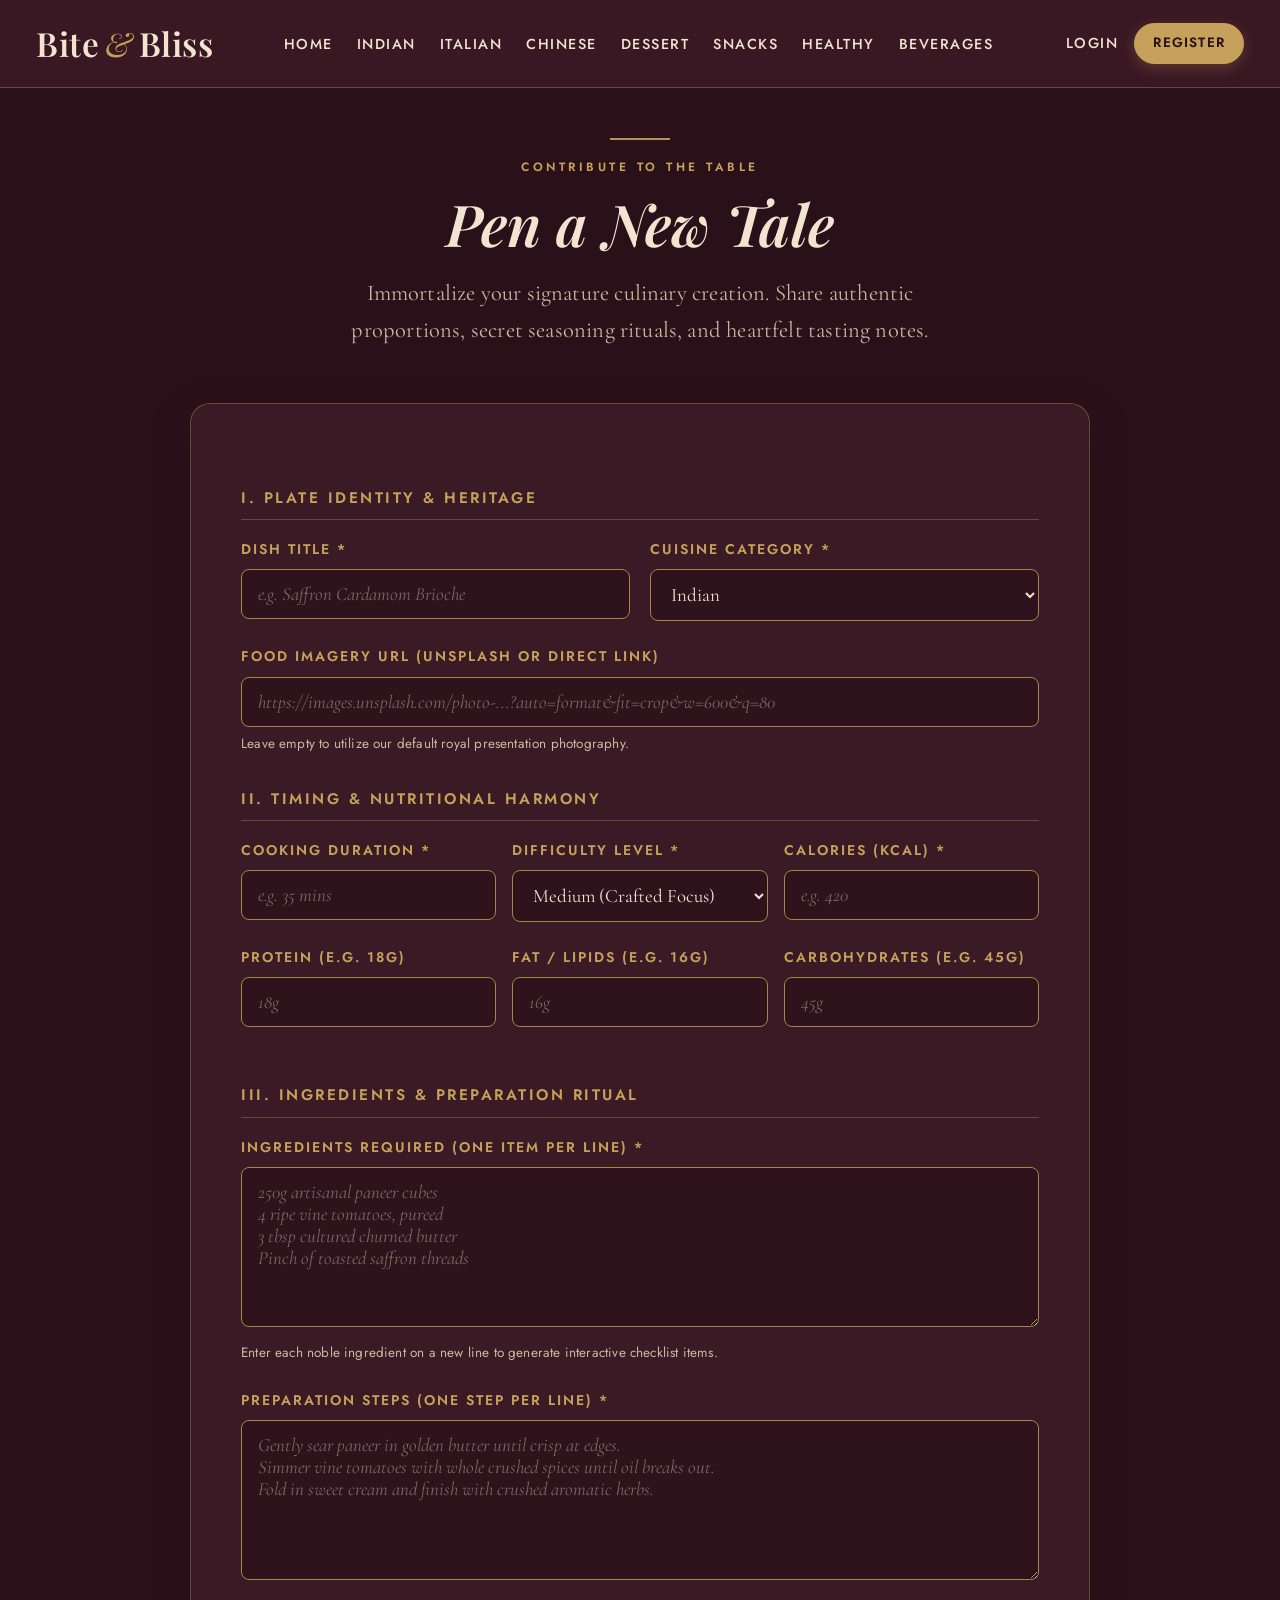
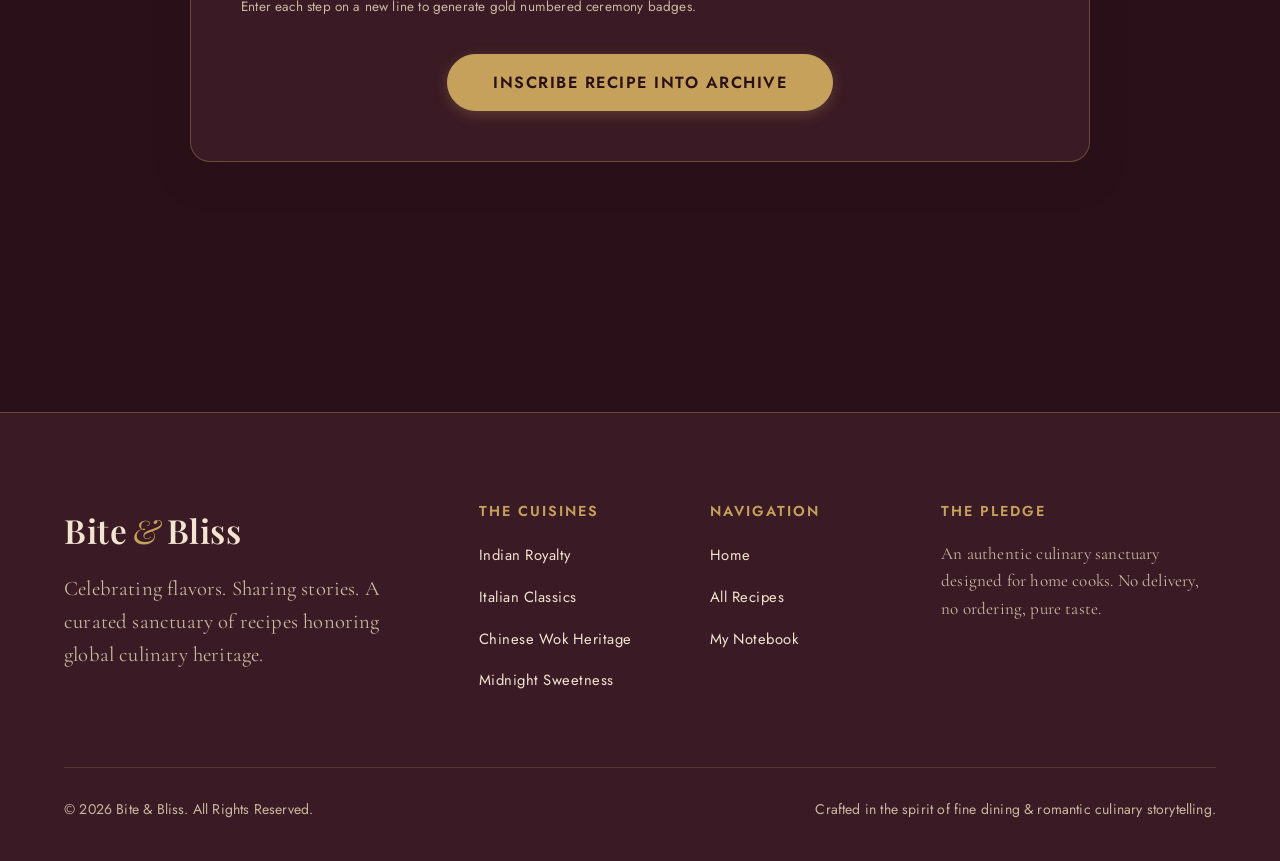
<file: add-recipe.html>
<!DOCTYPE html>
<html lang="en">
<head>
  <meta charset="UTF-8">
  <meta name="viewport" content="width=device-width, initial-scale=1.0">
  <title>Pen a Recipe — Bite &amp; Bliss</title>
  <meta name="description" content="Contribute your family heirloom or crafted signature recipe to the Bite & Bliss royal gastronomic collection.">
  <link rel="stylesheet" href="style.css">
</head>
<body class="bg-espresso">

  <!-- STICKY HEADER -->
  <header class="site-header">
    <div class="header-container">
      <a href="index.html" class="brand-logo" aria-label="Bite and Bliss Home">
        Bite <span class="ampersand">&amp;</span> Bliss
      </a>

      <!-- Desktop Navigation -->
      <nav class="main-nav" aria-label="Main Navigation">
        <ul class="nav-links">
          <li><a href="index.html" class="nav-link">Home</a></li>
          <li><a href="recipes.html?category=Indian" class="nav-link">Indian</a></li>
          <li><a href="recipes.html?category=Italian" class="nav-link">Italian</a></li>
          <li><a href="recipes.html?category=Chinese" class="nav-link">Chinese</a></li>
          <li><a href="recipes.html?category=Dessert" class="nav-link">Dessert</a></li>
          <li><a href="recipes.html?category=Snacks" class="nav-link">Snacks</a></li>
          <li><a href="recipes.html?category=Healthy" class="nav-link">Healthy</a></li>
          <li><a href="recipes.html?category=Beverages" class="nav-link">Beverages</a></li>
        </ul>

        </nav>

      <div class="header-actions" id="headerAuth">
        <a href="login.html" class="nav-link">Login</a>
        <a href="register.html" class="btn btn-sm btn-primary">Register</a>
      </div>

      <button class="mobile-menu-btn" aria-label="Toggle navigation menu">☰</button>
    </div>
  </header>

  <main class="section-padding" style="padding-top: 50px;">
    <div class="container">
      <div class="chapter-header">
        <div class="gold-rule"></div>
        <span class="gold-eyebrow">CONTRIBUTE TO THE TABLE</span>
        <h1 class="chapter-title">Pen a New Tale</h1>
        <p class="chapter-subtitle">
          Immortalize your signature culinary creation. Share authentic proportions, secret seasoning rituals, and heartfelt tasting notes.
        </p>
      </div>

      <!-- Add Recipe Form Container -->
      <div class="form-card-wide">
        <form id="addRecipeForm">
          <!-- SECTION 1: DISH IDENTITY -->
          <div class="form-section-title">I. Plate Identity &amp; Heritage</div>

          <div class="form-grid-2">
            <div class="form-group">
              <label for="recipeTitle" class="form-label">Dish Title *</label>
              <input 
                type="text" 
                id="recipeTitle" 
                class="form-input" 
                placeholder="e.g. Saffron Cardamom Brioche" 
                required 
              />
            </div>

            <div class="form-group">
              <label for="recipeCategory" class="form-label">Cuisine Category *</label>
              <select id="recipeCategory" class="form-select" required>
                <option value="Indian">Indian</option>
                <option value="Italian">Italian</option>
                <option value="Chinese">Chinese</option>
                <option value="Dessert">Dessert</option>
                <option value="Snacks">Snacks</option>
                <option value="Healthy">Healthy</option>
                <option value="Beverages">Beverages</option>
                <option value="Middle Eastern">Middle Eastern</option>
                <option value="Mexican">Mexican</option>
                <option value="Thai">Thai</option>
              </select>
            </div>
          </div>

          <div class="form-group">
            <label for="recipeImage" class="form-label">Food Imagery URL (Unsplash or Direct Link)</label>
            <input 
              type="url" 
              id="recipeImage" 
              class="form-input" 
              placeholder="https://images.unsplash.com/photo-...?auto=format&fit=crop&w=600&q=80" 
            />
            <p class="form-help">Leave empty to utilize our default royal presentation photography.</p>
          </div>

          <!-- SECTION 2: TIMING & MACROS -->
          <div class="form-section-title">II. Timing &amp; Nutritional Harmony</div>

          <div class="form-grid-3">
            <div class="form-group">
              <label for="recipeTime" class="form-label">Cooking Duration *</label>
              <input 
                type="text" 
                id="recipeTime" 
                class="form-input" 
                placeholder="e.g. 35 mins" 
                required 
              />
            </div>

            <div class="form-group">
              <label for="recipeDifficulty" class="form-label">Difficulty Level *</label>
              <select id="recipeDifficulty" class="form-select">
                <option value="Easy">Easy (Gentle Ritual)</option>
                <option value="Medium" selected>Medium (Crafted Focus)</option>
                <option value="Hard">Hard (Masterpiece Craft)</option>
              </select>
            </div>

            <div class="form-group">
              <label for="recipeCalories" class="form-label">Calories (kcal) *</label>
              <input 
                type="number" 
                id="recipeCalories" 
                class="form-input" 
                placeholder="e.g. 420" 
                required 
              />
            </div>
          </div>

          <div class="form-grid-3">
            <div class="form-group">
              <label for="recipeProtein" class="form-label">Protein (e.g. 18g)</label>
              <input type="text" id="recipeProtein" class="form-input" placeholder="18g" />
            </div>

            <div class="form-group">
              <label for="recipeFat" class="form-label">Fat / Lipids (e.g. 16g)</label>
              <input type="text" id="recipeFat" class="form-input" placeholder="16g" />
            </div>

            <div class="form-group">
              <label for="recipeCarbs" class="form-label">Carbohydrates (e.g. 45g)</label>
              <input type="text" id="recipeCarbs" class="form-input" placeholder="45g" />
            </div>
          </div>

          <!-- SECTION 3: INGREDIENTS & STEPS -->
          <div class="form-section-title">III. Ingredients &amp; Preparation Ritual</div>

          <div class="form-group">
            <label for="recipeIngredients" class="form-label">Ingredients Required (One item per line) *</label>
            <textarea 
              id="recipeIngredients" 
              class="form-textarea" 
              rows="6" 
              placeholder="250g artisanal paneer cubes&#10;4 ripe vine tomatoes, pureed&#10;3 tbsp cultured churned butter&#10;Pinch of toasted saffron threads" 
              required
            ></textarea>
            <p class="form-help">Enter each noble ingredient on a new line to generate interactive checklist items.</p>
          </div>

          <div class="form-group">
            <label for="recipeSteps" class="form-label">Preparation Steps (One step per line) *</label>
            <textarea 
              id="recipeSteps" 
              class="form-textarea" 
              rows="6" 
              placeholder="Gently sear paneer in golden butter until crisp at edges.&#10;Simmer vine tomatoes with whole crushed spices until oil breaks out.&#10;Fold in sweet cream and finish with crushed aromatic herbs." 
              required
            ></textarea>
            <p class="form-help">Enter each step on a new line to generate gold numbered ceremony badges.</p>
          </div>

          <div style="margin-top: 36px; text-align: center;">
            <button type="submit" class="btn btn-primary" style="padding: 16px 45px; font-size: 0.9rem;">
              Inscribe Recipe into Archive
            </button>
          </div>
        </form>
      </div>
    </div>
  </main>

  <!-- FOOTER -->
  <footer class="site-footer">
    <div class="footer-top">
      <div class="footer-brand">
        <a href="index.html" class="brand-logo">
          Bite <span class="ampersand">&amp;</span> Bliss
        </a>
        <p class="footer-tagline">
          Celebrating flavors. Sharing stories. A curated sanctuary of recipes honoring global culinary heritage.
        </p>
      </div>

      <div>
        <h4 class="footer-col-title">The Cuisines</h4>
        <ul class="footer-links">
          <li><a href="recipes.html?category=Indian">Indian Royalty</a></li>
          <li><a href="recipes.html?category=Italian">Italian Classics</a></li>
          <li><a href="recipes.html?category=Chinese">Chinese Wok Heritage</a></li>
          <li><a href="recipes.html?category=Dessert">Midnight Sweetness</a></li>
        </ul>
      </div>

      <div>
        <h4 class="footer-col-title">Navigation</h4>
        <ul class="footer-links">
          <li><a href="index.html">Home</a></li>
          <li><a href="recipes.html">All Recipes</a></li>
          <li><a href="user.html">My Notebook</a></li>
        </ul>
      </div>

      <div>
        <h4 class="footer-col-title">The Pledge</h4>
        <p style="font-size: 0.95rem; color: var(--text-muted); line-height: 1.6;">
          An authentic culinary sanctuary designed for home cooks. No delivery, no ordering, pure taste.
        </p>
      </div>
    </div>

    <div class="footer-bottom">
      <div>&copy; 2026 Bite &amp; Bliss. All Rights Reserved.</div>
      <div>Crafted in the spirit of fine dining &amp; romantic culinary storytelling.</div>
    </div>
  </footer>

  <!-- Toast Notification Container -->
  <div class="toast-container" aria-live="polite"></div>

  <!-- Shared Script -->
  <script src="script.js"></script>
</body>
</html>
</file>
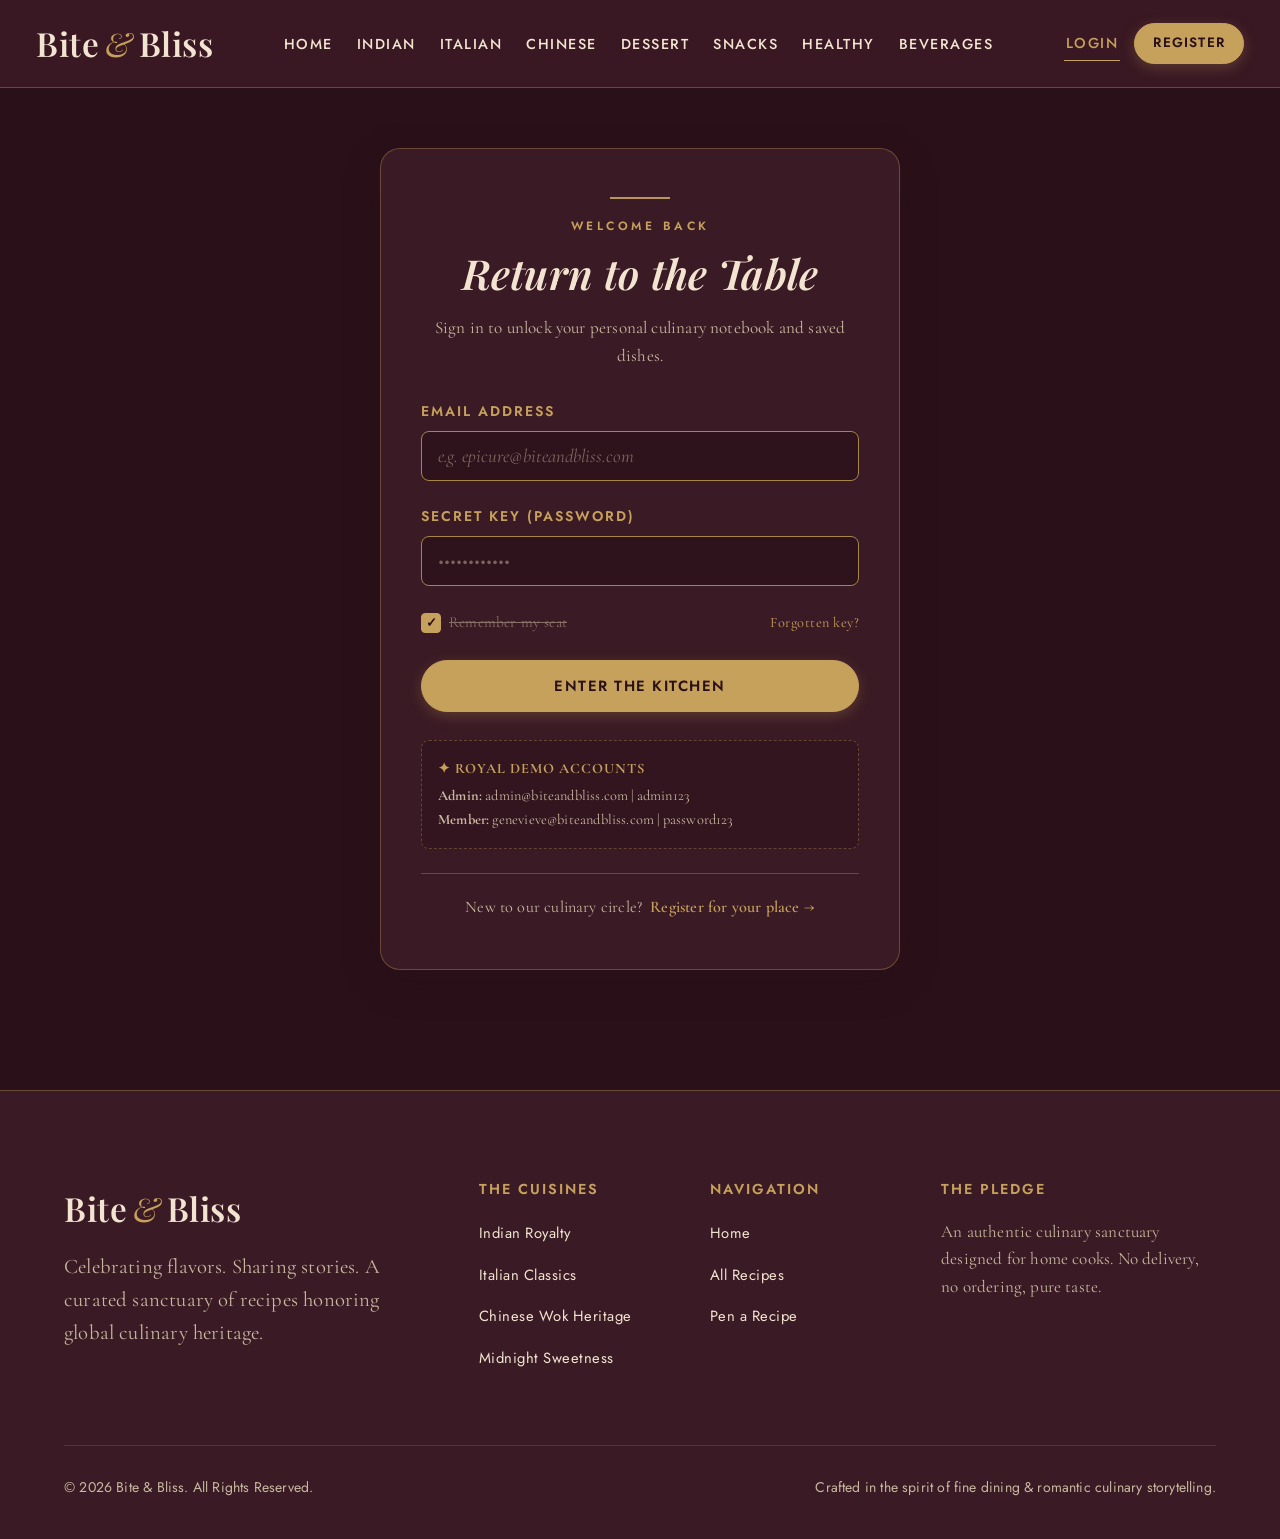
<file: admin.html>
<!DOCTYPE html>
<html lang="en">
<head>
  <meta charset="UTF-8">
  <meta name="viewport" content="width=device-width, initial-scale=1.0">
  <title>Admin Dashboard — Bite &amp; Bliss</title>
  <meta name="description" content="Central administration portal for Bite & Bliss: manage culinary catalog, moderate user registrations, and view system statistics.">
  <link rel="stylesheet" href="style.css">
</head>
<body class="bg-espresso">

  <!-- STICKY HEADER -->
  <header class="site-header">
    <div class="header-container">
      <a href="index.html" class="brand-logo" aria-label="Bite and Bliss Home">
        Bite <span class="ampersand">&amp;</span> Bliss
      </a>

      <!-- Desktop Navigation -->
      <nav class="main-nav" aria-label="Main Navigation">
        <ul class="nav-links">
          <li><a href="index.html" class="nav-link">Home</a></li>
          <li><a href="recipes.html?category=Indian" class="nav-link">Indian</a></li>
          <li><a href="recipes.html?category=Italian" class="nav-link">Italian</a></li>
          <li><a href="recipes.html?category=Chinese" class="nav-link">Chinese</a></li>
          <li><a href="recipes.html?category=Dessert" class="nav-link">Dessert</a></li>
          <li><a href="recipes.html?category=Snacks" class="nav-link">Snacks</a></li>
          <li><a href="recipes.html?category=Healthy" class="nav-link">Healthy</a></li>
          <li><a href="recipes.html?category=Beverages" class="nav-link">Beverages</a></li>
        </ul>

        </nav>

      <div class="header-actions" id="headerAuth">
        <a href="login.html" class="nav-link">Login</a>
        <a href="register.html" class="btn btn-sm btn-primary">Register</a>
      </div>

      <button class="mobile-menu-btn" aria-label="Toggle navigation menu">☰</button>
    </div>
  </header>

  <main class="section-padding" style="padding-top: 50px;" id="adminDashboard">
    <div class="container-wide">
      <!-- Admin Header Chapter -->
      <div class="chapter-header text-left" style="margin-bottom: 40px;">
        <div class="gold-rule left"></div>
        <span class="gold-eyebrow">GRAND EPICURE STEWARDSHIP</span>
        <h1 class="chapter-title">Kitchen Archive Administration</h1>
        <p class="chapter-subtitle" style="margin-left: 0;">
          Preserve the integrity of the 65+ recipes, moderate guestbook impressions, and supervise table memberships.
        </p>
      </div>

      <!-- Admin Stat Boxes -->
      <div class="dashboard-stats">
        <div class="dash-stat-box">
          <div class="dash-stat-number" id="adminTotalRecipes">63</div>
          <div class="dash-stat-title">Catalog Recipes</div>
        </div>

        <div class="dash-stat-box">
          <div class="dash-stat-number" id="adminTotalUsers">2</div>
          <div class="dash-stat-title">Registered Members</div>
        </div>

        <div class="dash-stat-box">
          <div class="dash-stat-number" id="adminTotalComments">3</div>
          <div class="dash-stat-title">Guestbook Notes</div>
        </div>

        <div class="dash-stat-box" style="display: flex; flex-direction: column; justify-content: center; align-items: center; gap: 10px;">
          <button onclick="resetToDefaultData(); setTimeout(() => location.reload(), 500);" class="btn btn-secondary btn-sm" style="width: 100%;">
            ↺ Restore 65 Seed Recipes
          </button>
          <a href="add-recipe.html" class="btn btn-primary btn-sm" style="width: 100%;">
            + Inscribe New Recipe
          </a>
        </div>
      </div>

      <!-- RECIPE ARCHIVE MANAGEMENT TABLE -->
      <div style="margin-bottom: 50px;">
        <div style="display: flex; justify-content: space-between; align-items: center; margin-bottom: 20px;">
          <div>
            <span class="gold-eyebrow" style="margin-bottom: 4px;">CULINARY CATALOG</span>
            <h2 style="font-family: var(--font-heading); font-style: italic; font-size: 2rem;">
              All Archived Dishes
            </h2>
          </div>
          <span style="font-family: var(--font-ui); font-size: 0.8rem; color: var(--text-muted);">
            Real-time Local Storage records
          </span>
        </div>

        <div class="data-table-wrapper">
          <table class="data-table">
            <thead>
              <tr>
                <th style="width: 70px;">ID</th>
                <th>Dish Title</th>
                <th>Cuisine Heritage</th>
                <th>Duration</th>
                <th>Author</th>
                <th style="text-align: right; width: 170px;">Actions</th>
              </tr>
            </thead>
            <tbody id="adminRecipesTableBody">
              <!-- Populated by script.js -->
            </tbody>
          </table>
        </div>
      </div>

      <!-- MEMBER MANAGEMENT TABLE -->
      <div>
        <div style="display: flex; justify-content: space-between; align-items: center; margin-bottom: 20px;">
          <div>
            <span class="gold-eyebrow" style="margin-bottom: 4px;">MEMBERSHIP ROSTER</span>
            <h2 style="font-family: var(--font-heading); font-style: italic; font-size: 2rem;">
              Enrolled Epicures
            </h2>
          </div>
          <span style="font-family: var(--font-ui); font-size: 0.8rem; color: var(--text-muted);">
            Active session accounts
          </span>
        </div>

        <div class="data-table-wrapper">
          <table class="data-table">
            <thead>
              <tr>
                <th>Member Name</th>
                <th>Email Address</th>
                <th>Role Standing</th>
                <th>Registration Date</th>
                <th style="text-align: right; width: 130px;">Action</th>
              </tr>
            </thead>
            <tbody id="adminUsersTableBody">
              <!-- Populated by script.js -->
            </tbody>
          </table>
        </div>
      </div>
    </div>
  </main>

  <!-- FOOTER -->
  <footer class="site-footer">
    <div class="footer-top">
      <div class="footer-brand">
        <a href="index.html" class="brand-logo">
          Bite <span class="ampersand">&amp;</span> Bliss
        </a>
        <p class="footer-tagline">
          Celebrating flavors. Sharing stories. A curated sanctuary of recipes honoring global culinary heritage.
        </p>
      </div>

      <div>
        <h4 class="footer-col-title">The Cuisines</h4>
        <ul class="footer-links">
          <li><a href="recipes.html?category=Indian">Indian Royalty</a></li>
          <li><a href="recipes.html?category=Italian">Italian Classics</a></li>
          <li><a href="recipes.html?category=Chinese">Chinese Wok Heritage</a></li>
          <li><a href="recipes.html?category=Dessert">Midnight Sweetness</a></li>
        </ul>
      </div>

      <div>
        <h4 class="footer-col-title">Navigation</h4>
        <ul class="footer-links">
          <li><a href="index.html">Home</a></li>
          <li><a href="recipes.html">All Recipes</a></li>
          <li><a href="add-recipe.html">Pen a Recipe</a></li>
        </ul>
      </div>

      <div>
        <h4 class="footer-col-title">The Pledge</h4>
        <p style="font-size: 0.95rem; color: var(--text-muted); line-height: 1.6;">
          An authentic culinary sanctuary designed for home cooks. No delivery, no ordering, pure taste.
        </p>
      </div>
    </div>

    <div class="footer-bottom">
      <div>&copy; 2026 Bite &amp; Bliss. All Rights Reserved.</div>
      <div>Crafted in the spirit of fine dining &amp; romantic culinary storytelling.</div>
    </div>
  </footer>

  <!-- Toast Notification Container -->
  <div class="toast-container" aria-live="polite"></div>

  <!-- Shared Script -->
  <script src="script.js"></script>
</body>
</html>
</file>
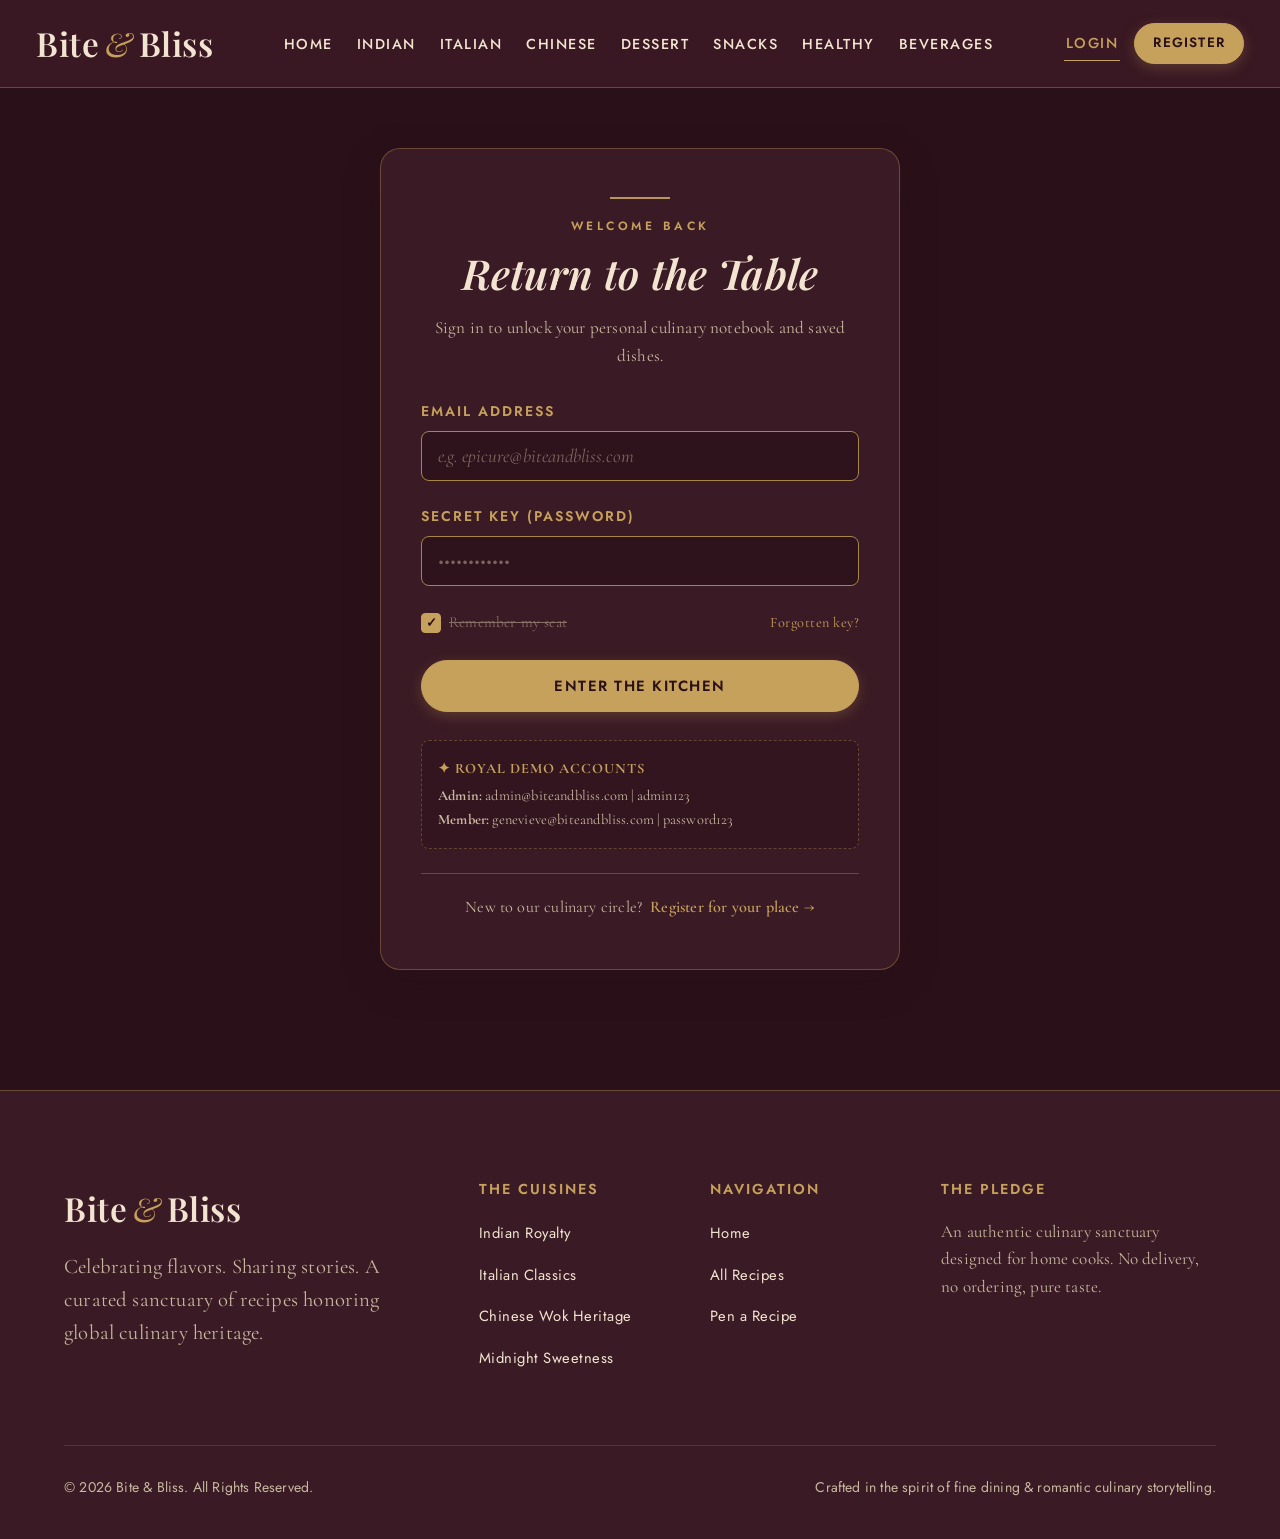
<file: login.html>
<!DOCTYPE html>
<html lang="en">
<head>
  <meta charset="UTF-8">
  <meta name="viewport" content="width=device-width, initial-scale=1.0">
  <title>Member Access — Bite &amp; Bliss</title>
  <meta name="description" content="Enter the Bite & Bliss culinary table to access your saved recipes, write tasting notes, and preserve your favorite dishes.">
  <link rel="stylesheet" href="style.css">
</head>
<body class="bg-espresso">

  <!-- STICKY HEADER -->
  <header class="site-header">
    <div class="header-container">
      <a href="index.html" class="brand-logo" aria-label="Bite and Bliss Home">
        Bite <span class="ampersand">&amp;</span> Bliss
      </a>

      <!-- Desktop Navigation -->
      <nav class="main-nav" aria-label="Main Navigation">
        <ul class="nav-links">
          <li><a href="index.html" class="nav-link">Home</a></li>
          <li><a href="recipes.html?category=Indian" class="nav-link">Indian</a></li>
          <li><a href="recipes.html?category=Italian" class="nav-link">Italian</a></li>
          <li><a href="recipes.html?category=Chinese" class="nav-link">Chinese</a></li>
          <li><a href="recipes.html?category=Dessert" class="nav-link">Dessert</a></li>
          <li><a href="recipes.html?category=Snacks" class="nav-link">Snacks</a></li>
          <li><a href="recipes.html?category=Healthy" class="nav-link">Healthy</a></li>
          <li><a href="recipes.html?category=Beverages" class="nav-link">Beverages</a></li>
        </ul>

        </nav>

      <div class="header-actions" id="headerAuth">
        <a href="login.html" class="nav-link active">Login</a>
        <a href="register.html" class="btn btn-sm btn-primary">Register</a>
      </div>

      <button class="mobile-menu-btn" aria-label="Toggle navigation menu">☰</button>
    </div>
  </header>

  <main>
    <div class="auth-wrapper">
      <div class="auth-card">
        <div class="chapter-header" style="margin-bottom: 30px;">
          <div class="gold-rule"></div>
          <span class="gold-eyebrow">WELCOME BACK</span>
          <h1 class="chapter-title" style="font-size: 2.3rem;">Return to the Table</h1>
          <p style="font-size: 0.95rem; color: var(--text-muted); margin-bottom: 0;">
            Sign in to unlock your personal culinary notebook and saved dishes.
          </p>
        </div>

        <form id="loginForm">
          <div class="form-group">
            <label for="loginEmail" class="form-label">Email Address</label>
            <input 
              type="email" 
              id="loginEmail" 
              class="form-input" 
              placeholder="e.g. epicure@biteandbliss.com" 
              required 
              autocomplete="email"
            />
          </div>

          <div class="form-group">
            <label for="loginPassword" class="form-label">Secret Key (Password)</label>
            <input 
              type="password" 
              id="loginPassword" 
              class="form-input" 
              placeholder="••••••••••••" 
              required 
              autocomplete="current-password"
            />
          </div>

          <div style="margin-bottom: 24px; display: flex; justify-content: space-between; align-items: center; font-size: 0.85rem;">
            <label style="display: flex; align-items: center; gap: 8px; cursor: pointer; color: var(--text-muted);">
              <input type="checkbox" class="custom-checkbox" checked />
              <span>Remember my seat</span>
            </label>
            <a href="#" onclick="showToast('Password recovery token sent to your email.', 'info'); return false;" style="color: var(--antique-gold); font-size: 0.8rem; letter-spacing: 0.5px;">
              Forgotten key?
            </a>
          </div>

          <button type="submit" class="btn btn-primary" style="width: 100%; padding: 14px;">
            Enter the Kitchen
          </button>
        </form>

        <!-- Quick Demo Credentials Box for Easy Review -->
        <div style="margin-top: 28px; padding: 16px; border-radius: var(--radius-sm); background: rgba(42, 16, 24, 0.4); border: 1px dashed var(--hairline-gold); font-size: 0.8rem; color: var(--text-muted);">
          <strong style="color: var(--antique-gold); display: block; margin-bottom: 4px; letter-spacing: 1px; text-transform: uppercase;">
            ✦ Royal Demo Accounts
          </strong>
          <div><strong>Admin:</strong> admin@biteandbliss.com | admin123</div>
          <div><strong>Member:</strong> genevieve@biteandbliss.com | password123</div>
        </div>

        <div style="text-align: center; margin-top: 24px; padding-top: 20px; border-top: 1px solid var(--hairline-gold); font-size: 0.9rem; color: var(--text-muted);">
          New to our culinary circle? 
          <a href="register.html" style="color: var(--antique-gold); font-weight: 600; margin-left: 4px;">
            Register for your place →
          </a>
        </div>
      </div>
    </div>
  </main>

  <!-- FOOTER -->
  <footer class="site-footer">
    <div class="footer-top">
      <div class="footer-brand">
        <a href="index.html" class="brand-logo">
          Bite <span class="ampersand">&amp;</span> Bliss
        </a>
        <p class="footer-tagline">
          Celebrating flavors. Sharing stories. A curated sanctuary of recipes honoring global culinary heritage.
        </p>
      </div>

      <div>
        <h4 class="footer-col-title">The Cuisines</h4>
        <ul class="footer-links">
          <li><a href="recipes.html?category=Indian">Indian Royalty</a></li>
          <li><a href="recipes.html?category=Italian">Italian Classics</a></li>
          <li><a href="recipes.html?category=Chinese">Chinese Wok Heritage</a></li>
          <li><a href="recipes.html?category=Dessert">Midnight Sweetness</a></li>
        </ul>
      </div>

      <div>
        <h4 class="footer-col-title">Navigation</h4>
        <ul class="footer-links">
          <li><a href="index.html">Home</a></li>
          <li><a href="recipes.html">All Recipes</a></li>
          <li><a href="add-recipe.html">Pen a Recipe</a></li>
        </ul>
      </div>

      <div>
        <h4 class="footer-col-title">The Pledge</h4>
        <p style="font-size: 0.95rem; color: var(--text-muted); line-height: 1.6;">
          An authentic culinary sanctuary designed for home cooks. No delivery, no ordering, pure taste.
        </p>
      </div>
    </div>

    <div class="footer-bottom">
      <div>&copy; 2026 Bite &amp; Bliss. All Rights Reserved.</div>
      <div>Crafted in the spirit of fine dining &amp; romantic culinary storytelling.</div>
    </div>
  </footer>

  <!-- Toast Notification Container -->
  <div class="toast-container" aria-live="polite"></div>

  <!-- Shared Script -->
  <script src="script.js"></script>

  <!-- Login Form Specific Script -->
  <script>
    document.addEventListener('DOMContentLoaded', () => {
      const form = document.getElementById('loginForm');
      if (form) {
        form.addEventListener('submit', (e) => {
          e.preventDefault();
          const email = document.getElementById('loginEmail').value;
          const password = document.getElementById('loginPassword').value;

          const result = loginUser(email, password);
          if (result.success) {
            showToast(`Welcome back, ${result.user.name}. Entering the table...`, 'success');
            
            // Check for redirect parameter or send to user/admin dashboard
            const urlParams = new URLSearchParams(window.location.search);
            const redirect = urlParams.get('redirect');
            
            setTimeout(() => {
              if (redirect) {
                window.location.href = redirect;
              } else if (result.user.isAdmin) {
                window.location.href = 'admin.html';
              } else {
                window.location.href = 'user.html';
              }
            }, 800);
          } else {
            showToast(result.message || 'Credentials not recognized.', 'danger');
          }
        });
      }
    });
  </script>
</body>
</html>
</file>
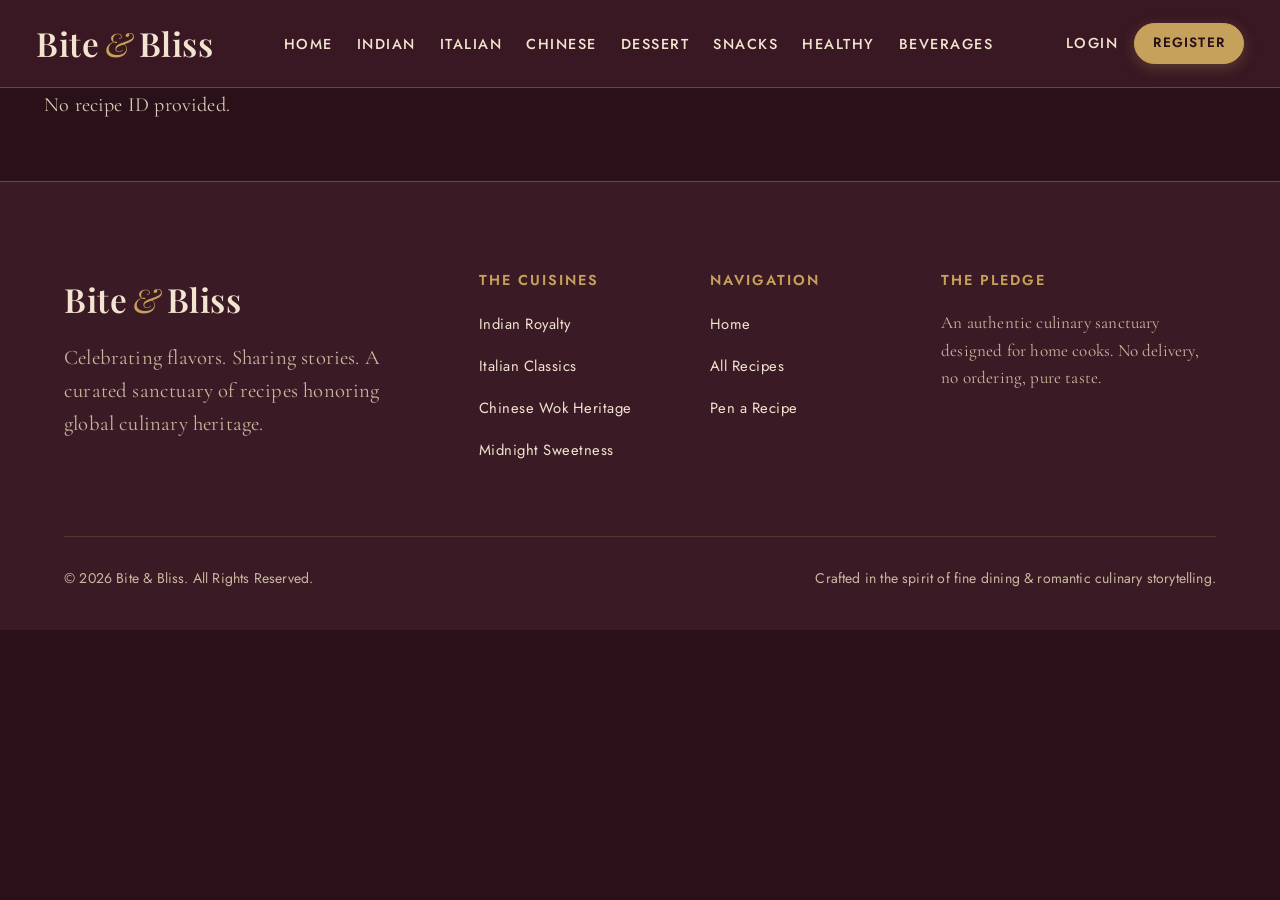
<file: recipe.html>
<!DOCTYPE html>
<html lang="en">
<head>
  <meta charset="UTF-8">
  <meta name="viewport" content="width=device-width, initial-scale=1.0">
  <title>Recipe Detail — Bite &amp; Bliss</title>
  <meta name="description" content="Immerse in the culinary story, authentic ingredients, numbered preparation rituals, and macro breakdown for this handcrafted recipe.">
  <link rel="stylesheet" href="style.css">
</head>
<body class="bg-espresso">

  <!-- STICKY HEADER -->
  <header class="site-header">
    <div class="header-container">
      <a href="index.html" class="brand-logo" aria-label="Bite and Bliss Home">
        Bite <span class="ampersand">&amp;</span> Bliss
      </a>

      <!-- Desktop Navigation -->
      <nav class="main-nav" aria-label="Main Navigation">
        <ul class="nav-links">
          <li><a href="index.html" class="nav-link">Home</a></li>
          <li><a href="recipes.html?category=Indian" class="nav-link">Indian</a></li>
          <li><a href="recipes.html?category=Italian" class="nav-link">Italian</a></li>
          <li><a href="recipes.html?category=Chinese" class="nav-link">Chinese</a></li>
          <li><a href="recipes.html?category=Dessert" class="nav-link">Dessert</a></li>
          <li><a href="recipes.html?category=Snacks" class="nav-link">Snacks</a></li>
          <li><a href="recipes.html?category=Healthy" class="nav-link">Healthy</a></li>
          <li><a href="recipes.html?category=Beverages" class="nav-link">Beverages</a></li>
        </ul>

        </nav>

      <div class="header-actions" id="headerAuth">
        <a href="login.html" class="nav-link">Login</a>
        <a href="register.html" class="btn btn-sm btn-primary">Register</a>
      </div>

      <button class="mobile-menu-btn" aria-label="Toggle navigation menu">☰</button>
    </div>
  </header>

  <main>
    <!-- Dynamic Single Recipe Container (populated by script.js initRecipeDetailPage()) -->
    <div id="recipeDetailContainer">
      <div class="container section-padding text-center">
        <div class="gold-rule"></div>
        <span class="gold-eyebrow">UNVEILING THE ARCHIVE</span>
        <h2 class="chapter-title">Preparing the Culinary Tale...</h2>
      </div>
    </div>
  </main>

  <!-- FOOTER -->
  <footer class="site-footer">
    <div class="footer-top">
      <div class="footer-brand">
        <a href="index.html" class="brand-logo">
          Bite <span class="ampersand">&amp;</span> Bliss
        </a>
        <p class="footer-tagline">
          Celebrating flavors. Sharing stories. A curated sanctuary of recipes honoring global culinary heritage.
        </p>
      </div>

      <div>
        <h4 class="footer-col-title">The Cuisines</h4>
        <ul class="footer-links">
          <li><a href="recipes.html?category=Indian">Indian Royalty</a></li>
          <li><a href="recipes.html?category=Italian">Italian Classics</a></li>
          <li><a href="recipes.html?category=Chinese">Chinese Wok Heritage</a></li>
          <li><a href="recipes.html?category=Dessert">Midnight Sweetness</a></li>
        </ul>
      </div>

      <div>
        <h4 class="footer-col-title">Navigation</h4>
        <ul class="footer-links">
          <li><a href="index.html">Home</a></li>
          <li><a href="recipes.html">All Recipes</a></li>
          <li><a href="add-recipe.html">Pen a Recipe</a></li>
        </ul>
      </div>

      <div>
        <h4 class="footer-col-title">The Pledge</h4>
        <p style="font-size: 0.95rem; color: var(--text-muted); line-height: 1.6;">
          An authentic culinary sanctuary designed for home cooks. No delivery, no ordering, pure taste.
        </p>
      </div>
    </div>

    <div class="footer-bottom">
      <div>&copy; 2026 Bite &amp; Bliss. All Rights Reserved.</div>
      <div>Crafted in the spirit of fine dining &amp; romantic culinary storytelling.</div>
    </div>
  </footer>

  <!-- Toast Notification Container -->
  <div class="toast-container" aria-live="polite"></div>

  <!-- Shared Script -->
  <script src="script.js"></script>
</body>
</html>
</file>
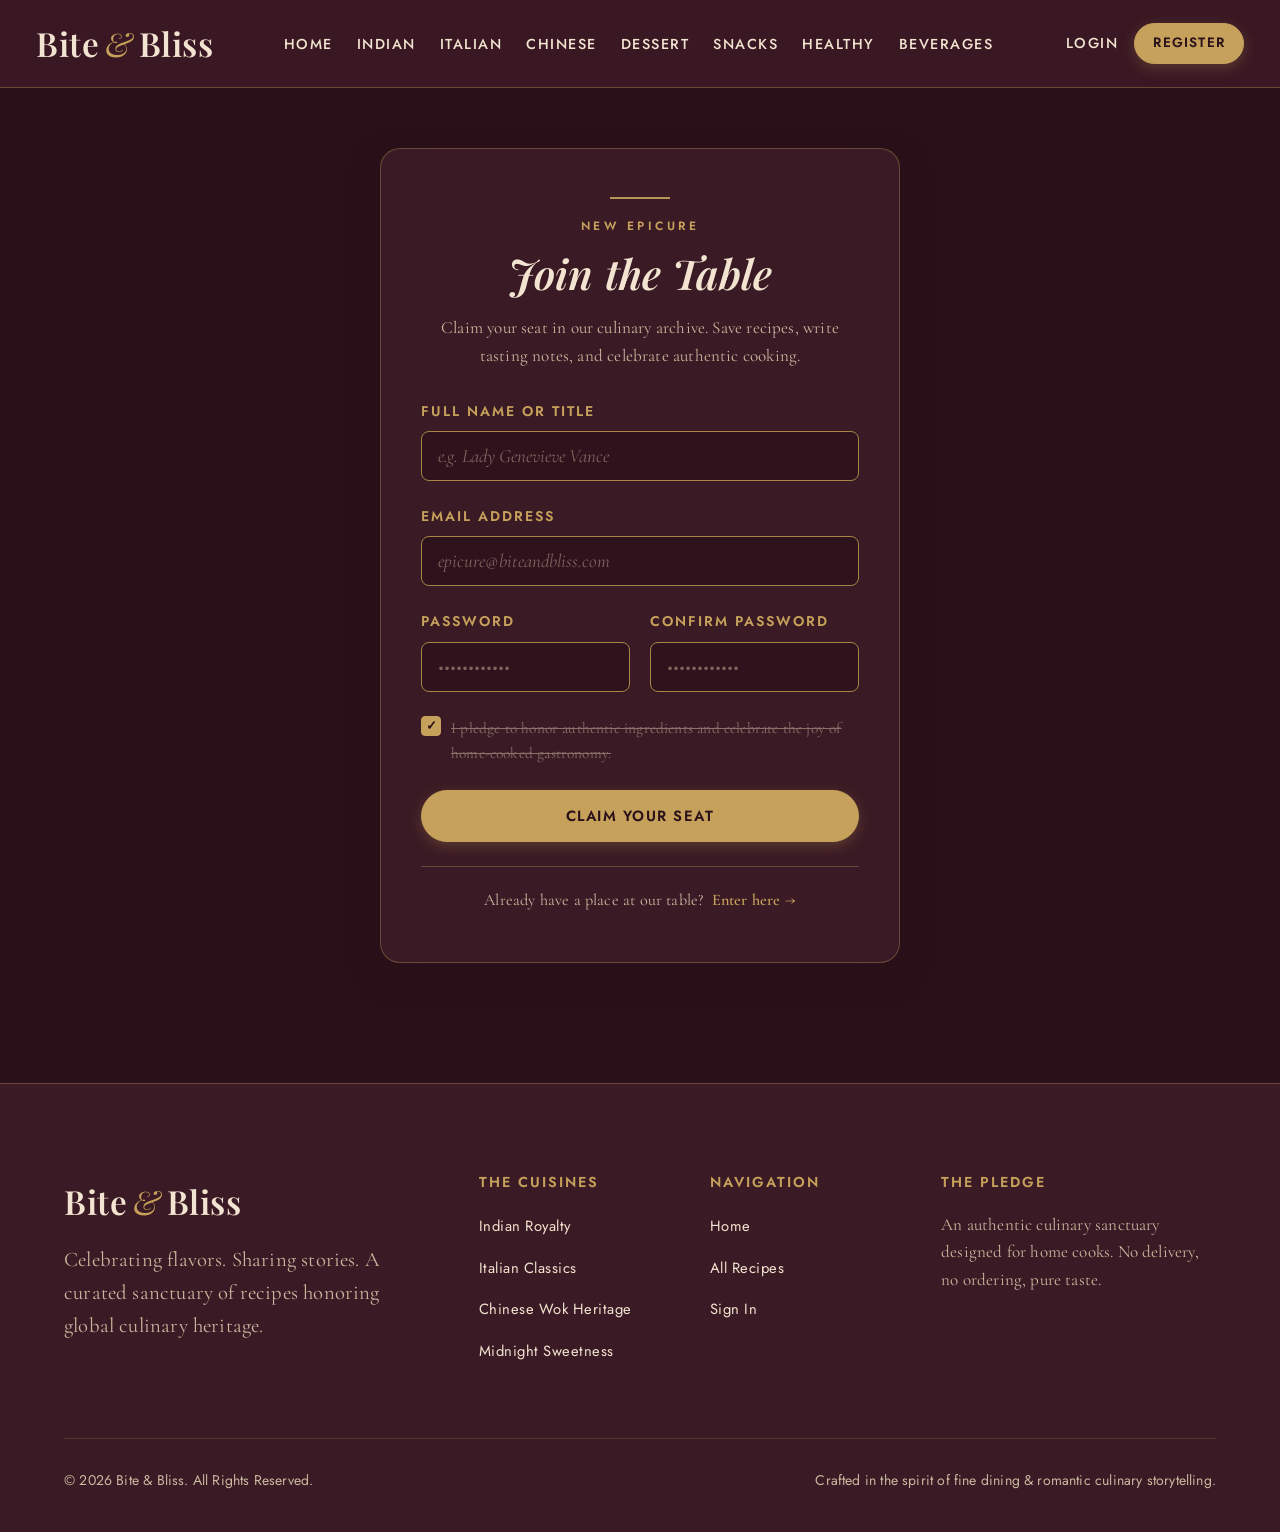
<file: register.html>
<!DOCTYPE html>
<html lang="en">
<head>
  <meta charset="UTF-8">
  <meta name="viewport" content="width=device-width, initial-scale=1.0">
  <title>Join the Table — Bite &amp; Bliss</title>
  <meta name="description" content="Register your place at Bite & Bliss to save favorite dishes, pen your family heirloom recipes, and write tasting notes.">
  <link rel="stylesheet" href="style.css">
</head>
<body class="bg-espresso">

  <!-- STICKY HEADER -->
  <header class="site-header">
    <div class="header-container">
      <a href="index.html" class="brand-logo" aria-label="Bite and Bliss Home">
        Bite <span class="ampersand">&amp;</span> Bliss
      </a>

      <!-- Desktop Navigation -->
      <nav class="main-nav" aria-label="Main Navigation">
        <ul class="nav-links">
          <li><a href="index.html" class="nav-link">Home</a></li>
          <li><a href="recipes.html?category=Indian" class="nav-link">Indian</a></li>
          <li><a href="recipes.html?category=Italian" class="nav-link">Italian</a></li>
          <li><a href="recipes.html?category=Chinese" class="nav-link">Chinese</a></li>
          <li><a href="recipes.html?category=Dessert" class="nav-link">Dessert</a></li>
          <li><a href="recipes.html?category=Snacks" class="nav-link">Snacks</a></li>
          <li><a href="recipes.html?category=Healthy" class="nav-link">Healthy</a></li>
          <li><a href="recipes.html?category=Beverages" class="nav-link">Beverages</a></li>
        </ul>

        </nav>

      <div class="header-actions" id="headerAuth">
        <a href="login.html" class="nav-link">Login</a>
        <a href="register.html" class="btn btn-sm btn-primary active">Register</a>
      </div>

      <button class="mobile-menu-btn" aria-label="Toggle navigation menu">☰</button>
    </div>
  </header>

  <main>
    <div class="auth-wrapper">
      <div class="auth-card">
        <div class="chapter-header" style="margin-bottom: 30px;">
          <div class="gold-rule"></div>
          <span class="gold-eyebrow">NEW EPICURE</span>
          <h1 class="chapter-title" style="font-size: 2.3rem;">Join the Table</h1>
          <p style="font-size: 0.95rem; color: var(--text-muted); margin-bottom: 0;">
            Claim your seat in our culinary archive. Save recipes, write tasting notes, and celebrate authentic cooking.
          </p>
        </div>

        <form id="registerForm">
          <div class="form-group">
            <label for="regName" class="form-label">Full Name or Title</label>
            <input 
              type="text" 
              id="regName" 
              class="form-input" 
              placeholder="e.g. Lady Genevieve Vance" 
              required 
              autocomplete="name"
            />
          </div>

          <div class="form-group">
            <label for="regEmail" class="form-label">Email Address</label>
            <input 
              type="email" 
              id="regEmail" 
              class="form-input" 
              placeholder="epicure@biteandbliss.com" 
              required 
              autocomplete="email"
            />
          </div>

          <div class="form-grid-2">
            <div class="form-group">
              <label for="regPassword" class="form-label">Password</label>
              <input 
                type="password" 
                id="regPassword" 
                class="form-input" 
                placeholder="••••••••••••" 
                required 
                minlength="6"
                autocomplete="new-password"
              />
            </div>

            <div class="form-group">
              <label for="regConfirmPassword" class="form-label">Confirm Password</label>
              <input 
                type="password" 
                id="regConfirmPassword" 
                class="form-input" 
                placeholder="••••••••••••" 
                required 
                minlength="6"
                autocomplete="new-password"
              />
            </div>
          </div>

          <div class="form-group" style="margin-bottom: 24px;">
            <label style="display: flex; align-items: flex-start; gap: 10px; cursor: pointer; font-size: 0.85rem; color: var(--text-muted);">
              <input type="checkbox" class="custom-checkbox" required checked />
              <span>I pledge to honor authentic ingredients and celebrate the joy of home-cooked gastronomy.</span>
            </label>
          </div>

          <button type="submit" class="btn btn-primary" style="width: 100%; padding: 14px;">
            Claim Your Seat
          </button>
        </form>

        <div style="text-align: center; margin-top: 24px; padding-top: 20px; border-top: 1px solid var(--hairline-gold); font-size: 0.9rem; color: var(--text-muted);">
          Already have a place at our table? 
          <a href="login.html" style="color: var(--antique-gold); font-weight: 600; margin-left: 4px;">
            Enter here →
          </a>
        </div>
      </div>
    </div>
  </main>

  <!-- FOOTER -->
  <footer class="site-footer">
    <div class="footer-top">
      <div class="footer-brand">
        <a href="index.html" class="brand-logo">
          Bite <span class="ampersand">&amp;</span> Bliss
        </a>
        <p class="footer-tagline">
          Celebrating flavors. Sharing stories. A curated sanctuary of recipes honoring global culinary heritage.
        </p>
      </div>

      <div>
        <h4 class="footer-col-title">The Cuisines</h4>
        <ul class="footer-links">
          <li><a href="recipes.html?category=Indian">Indian Royalty</a></li>
          <li><a href="recipes.html?category=Italian">Italian Classics</a></li>
          <li><a href="recipes.html?category=Chinese">Chinese Wok Heritage</a></li>
          <li><a href="recipes.html?category=Dessert">Midnight Sweetness</a></li>
        </ul>
      </div>

      <div>
        <h4 class="footer-col-title">Navigation</h4>
        <ul class="footer-links">
          <li><a href="index.html">Home</a></li>
          <li><a href="recipes.html">All Recipes</a></li>
          <li><a href="login.html">Sign In</a></li>
        </ul>
      </div>

      <div>
        <h4 class="footer-col-title">The Pledge</h4>
        <p style="font-size: 0.95rem; color: var(--text-muted); line-height: 1.6;">
          An authentic culinary sanctuary designed for home cooks. No delivery, no ordering, pure taste.
        </p>
      </div>
    </div>

    <div class="footer-bottom">
      <div>&copy; 2026 Bite &amp; Bliss. All Rights Reserved.</div>
      <div>Crafted in the spirit of fine dining &amp; romantic culinary storytelling.</div>
    </div>
  </footer>

  <!-- Toast Notification Container -->
  <div class="toast-container" aria-live="polite"></div>

  <!-- Shared Script -->
  <script src="script.js"></script>

  <!-- Registration Form Specific Script -->
  <script>
    document.addEventListener('DOMContentLoaded', () => {
      const form = document.getElementById('registerForm');
      if (form) {
        form.addEventListener('submit', (e) => {
          e.preventDefault();
          const name = document.getElementById('regName').value;
          const email = document.getElementById('regEmail').value;
          const pass = document.getElementById('regPassword').value;
          const confirmPass = document.getElementById('regConfirmPassword').value;

          if (pass !== confirmPass) {
            showToast('The passwords do not match. Please verify.', 'danger');
            return;
          }

          if (pass.length < 6) {
            showToast('Password must be at least 6 characters.', 'warning');
            return;
          }

          const result = registerUser(name, email, pass);
          if (result.success) {
            showToast(`Welcome to Bite & Bliss, ${result.user.name}! Your place is reserved.`, 'success');
            setTimeout(() => {
              window.location.href = 'user.html';
            }, 900);
          } else {
            showToast(result.message || 'Unable to register account.', 'danger');
          }
        });
      }
    });
  </script>
</body>
</html>
</file>
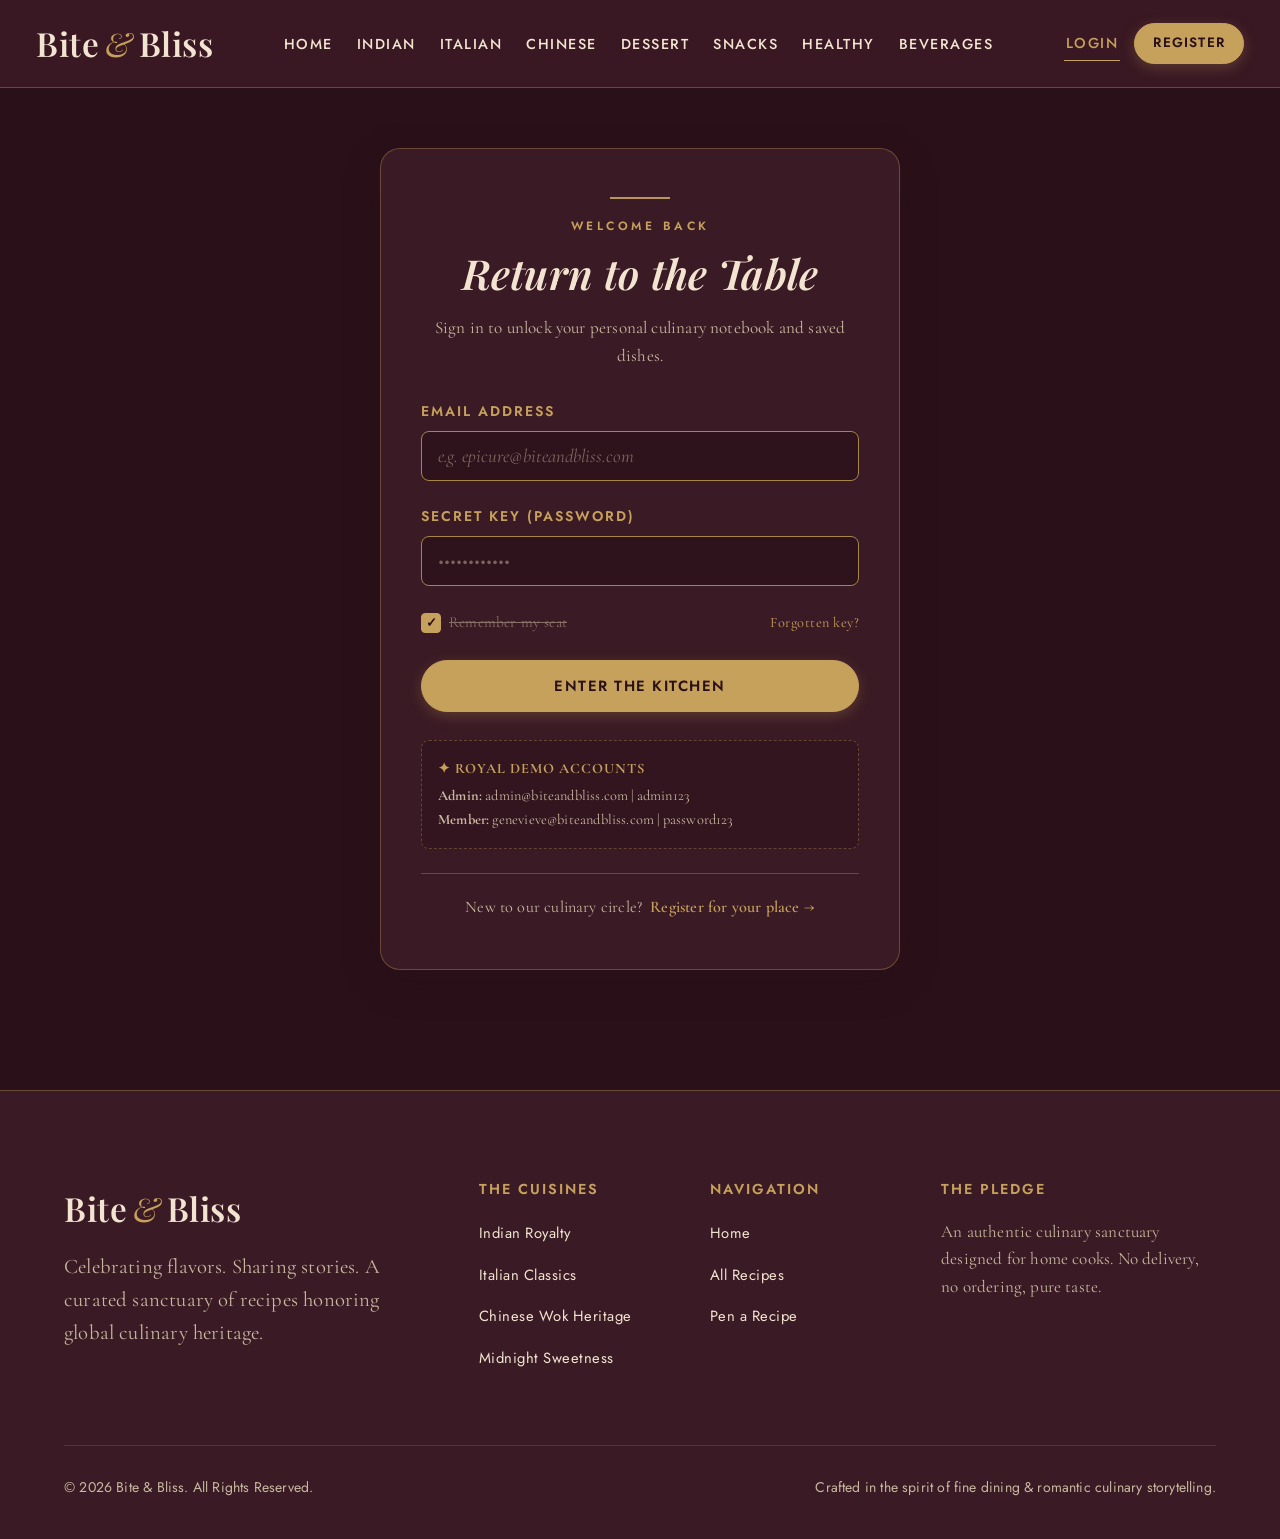
<file: user.html>
<!DOCTYPE html>
<html lang="en">
<head>
  <meta charset="UTF-8">
  <meta name="viewport" content="width=device-width, initial-scale=1.0">
  <title>My Culinary Storybook — Bite &amp; Bliss</title>
  <meta name="description" content="Your personal Bite & Bliss dining room: view saved favorite recipes, review your published creations, and manage tasting notes.">
  <link rel="stylesheet" href="style.css">
</head>
<body class="bg-espresso">

  <!-- STICKY HEADER -->
  <header class="site-header">
    <div class="header-container">
      <a href="index.html" class="brand-logo" aria-label="Bite and Bliss Home">
        Bite <span class="ampersand">&amp;</span> Bliss
      </a>

      <!-- Desktop Navigation -->
      <nav class="main-nav" aria-label="Main Navigation">
        <ul class="nav-links">
          <li><a href="index.html" class="nav-link">Home</a></li>
          <li><a href="recipes.html?category=Indian" class="nav-link">Indian</a></li>
          <li><a href="recipes.html?category=Italian" class="nav-link">Italian</a></li>
          <li><a href="recipes.html?category=Chinese" class="nav-link">Chinese</a></li>
          <li><a href="recipes.html?category=Dessert" class="nav-link">Dessert</a></li>
          <li><a href="recipes.html?category=Snacks" class="nav-link">Snacks</a></li>
          <li><a href="recipes.html?category=Healthy" class="nav-link">Healthy</a></li>
          <li><a href="recipes.html?category=Beverages" class="nav-link">Beverages</a></li>
        </ul>

        </nav>

      <div class="header-actions" id="headerAuth">
        <a href="login.html" class="nav-link">Login</a>
        <a href="register.html" class="btn btn-sm btn-primary">Register</a>
      </div>

      <button class="mobile-menu-btn" aria-label="Toggle navigation menu">☰</button>
    </div>
  </header>

  <main class="section-padding" style="padding-top: 50px;" id="userDashboard">
    <div class="container-wide">
      <!-- Member Welcome Chapter Header -->
      <div class="chapter-header text-left" style="margin-bottom: 40px;">
        <div class="gold-rule left"></div>
        <span class="gold-eyebrow">YOUR PERSONAL NOTEBOOK</span>
        <h1 class="chapter-title">Welcome to your table, <span id="dashUserName" style="color: var(--antique-gold);">Epicure</span></h1>
        <p class="chapter-subtitle" style="margin-left: 0;">
          Member account: <span id="dashUserEmail" style="color: var(--champagne); font-style: italic;">epicure@biteandbliss.com</span>
        </p>
      </div>

      <!-- Dashboard Stat Cards -->
      <div class="dashboard-stats">
        <div class="dash-stat-box">
          <div class="dash-stat-number" id="dashFavCount">0</div>
          <div class="dash-stat-title">Saved Favorites</div>
        </div>

        <div class="dash-stat-box">
          <div class="dash-stat-number" id="dashCustomCount">0</div>
          <div class="dash-stat-title">Recipes Penned</div>
        </div>

        <div class="dash-stat-box">
          <div class="dash-stat-number">10</div>
          <div class="dash-stat-title">Cuisines Unlocked</div>
        </div>

        <div class="dash-stat-box" style="display: flex; flex-direction: column; justify-content: center; align-items: center; gap: 10px;">
          <a href="add-recipe.html" class="btn btn-primary btn-sm" style="width: 100%;">
            + Pen New Recipe
          </a>
          <a href="recipes.html" class="btn btn-secondary btn-sm" style="width: 100%;">
            Explore Full Menu
          </a>
        </div>
      </div>

      <!-- Tab Selectors -->
      <div class="dash-tabs" role="tablist">
        <button class="dash-tab-btn active" data-tab="favorites">
          ✦ Saved Favorites
        </button>
        <button class="dash-tab-btn" data-tab="custom">
          ✍ Penned by You
        </button>
      </div>

      <!-- Favorites Grid Container -->
      <div id="userFavoritesGrid" class="recipe-grid"></div>

      <!-- Custom Recipes Grid Container (Initially hidden) -->
      <div id="userCustomGrid" class="recipe-grid" style="display: none;"></div>
    </div>
  </main>

  <!-- FOOTER -->
  <footer class="site-footer">
    <div class="footer-top">
      <div class="footer-brand">
        <a href="index.html" class="brand-logo">
          Bite <span class="ampersand">&amp;</span> Bliss
        </a>
        <p class="footer-tagline">
          Celebrating flavors. Sharing stories. A curated sanctuary of recipes honoring global culinary heritage.
        </p>
      </div>

      <div>
        <h4 class="footer-col-title">The Cuisines</h4>
        <ul class="footer-links">
          <li><a href="recipes.html?category=Indian">Indian Royalty</a></li>
          <li><a href="recipes.html?category=Italian">Italian Classics</a></li>
          <li><a href="recipes.html?category=Chinese">Chinese Wok Heritage</a></li>
          <li><a href="recipes.html?category=Dessert">Midnight Sweetness</a></li>
        </ul>
      </div>

      <div>
        <h4 class="footer-col-title">Navigation</h4>
        <ul class="footer-links">
          <li><a href="index.html">Home</a></li>
          <li><a href="recipes.html">All Recipes</a></li>
          <li><a href="add-recipe.html">Pen a Recipe</a></li>
        </ul>
      </div>

      <div>
        <h4 class="footer-col-title">The Pledge</h4>
        <p style="font-size: 0.95rem; color: var(--text-muted); line-height: 1.6;">
          An authentic culinary sanctuary designed for home cooks. No delivery, no ordering, pure taste.
        </p>
      </div>
    </div>

    <div class="footer-bottom">
      <div>&copy; 2026 Bite &amp; Bliss. All Rights Reserved.</div>
      <div>Crafted in the spirit of fine dining &amp; romantic culinary storytelling.</div>
    </div>
  </footer>

  <!-- Toast Notification Container -->
  <div class="toast-container" aria-live="polite"></div>

  <!-- Shared Script -->
  <script src="script.js"></script>
</body>
</html>
</file>
<file: style.css>
/* ============================================================
   BITE & BLISS — STYLE SYSTEM
   Royal Palette: Champagne, Antique Gold, Burgundy, Wine, Espresso
   Fonts: Playfair Display, Cormorant Garamond, Jost
   Design Inspiration: Qissa (Editorial, Story-driven, Romantic)
   ============================================================ */

/* 1. GOOGLE FONTS IMPORT */
@import url('https://fonts.googleapis.com/css2?family=Cormorant+Garamond:ital,wght@0,300;0,400;0,500;0,600;0,700;1,400;1,600&family=Jost:wght@300;400;500;600;700&family=Playfair+Display:ital,wght@0,400;0,600;0,700;0,800;1,400;1,600;1,700&display=swap');

/* 2. DESIGN TOKENS & ROOT PALETTE */
:root {
  /* Core palette */
  --champagne:      #F2E4D0;   /* Primary light text + card backgrounds */
  --antique-gold:   #C6A15B;   /* Primary accent — headings, buttons, hairlines */
  --burgundy:       #6E1734;   /* Deep section backgrounds */
  --wine:           #8F2948;   /* Secondary accent — hover states, highlights */
  --espresso:       #2A1018;   /* Main dark background */

  /* Derived shades (for depth) */
  --espresso-soft:  #3A1A24;   /* Slightly lighter espresso */
  --burgundy-deep:  #58132A;   /* Darker burgundy for depth */
  --gold-soft:      #D9BC80;   /* Lighter gold for hover */
  --gold-deep:      #A68546;   /* Deeper gold for borders */
  
  /* Text */
  --text-light:     #F2E4D0;   /* Primary text on dark */
  --text-muted:     #C9B8A0;   /* Secondary muted text */
  --text-gold:      #C6A15B;   /* Gold emphasis text */
  --text-espresso:  #2A1018;   /* Text on light backgrounds */

  /* Utility */
  --hairline-gold:  rgba(198, 161, 91, 0.35);
  --gold-glow:      rgba(198, 161, 91, 0.45);
  --shadow-dark:    0 12px 35px rgba(42, 16, 24, 0.4);
  --shadow-subtle:  0 8px 24px rgba(42, 16, 24, 0.25);
  --shadow-lift:    0 16px 36px rgba(42, 16, 24, 0.5), 0 0 20px rgba(198, 161, 91, 0.25);

  /* Typography */
  --font-heading:   'Playfair Display', Georgia, serif;
  --font-body:      'Cormorant Garamond', Garamond, Georgia, serif;
  --font-ui:        'Jost', -apple-system, BlinkMacSystemFont, "Segoe UI", Roboto, sans-serif;

  /* Spacing & Radii */
  --section-padding: 110px 5%;
  --radius-sm: 8px;
  --radius-md: 14px;
  --radius-lg: 20px;
  --radius-pill: 999px;
  --transition: all 0.35s cubic-bezier(0.22, 1, 0.36, 1);
}

/* 3. BASE RESETS & GLOBAL STYLES */
*, *::before, *::after {
  box-sizing: border-box;
  margin: 0;
  padding: 0;
}

html {
  scroll-behavior: smooth;
  font-size: 18px;
  background-color: var(--espresso);
}

body {
  background-color: var(--espresso);
  color: var(--text-light);
  font-family: var(--font-body);
  font-weight: 400;
  line-height: 1.65;
  letter-spacing: 0.01em;
  overflow-x: hidden;
  -webkit-font-smoothing: antialiased;
  -moz-osx-font-smoothing: grayscale;
}

::selection {
  background-color: var(--wine);
  color: var(--champagne);
}

/* Custom Scrollbar */
::-webkit-scrollbar {
  width: 9px;
}
::-webkit-scrollbar-track {
  background: var(--espresso);
}
::-webkit-scrollbar-thumb {
  background: var(--gold-deep);
  border-radius: 4px;
}
::-webkit-scrollbar-thumb:hover {
  background: var(--antique-gold);
}

a {
  color: inherit;
  text-decoration: none;
  transition: var(--transition);
}

img {
  max-width: 100%;
  height: auto;
  display: block;
}

button, input, select, textarea {
  font-family: inherit;
  font-size: inherit;
}

/* 4. TYPOGRAPHY HIERARCHY */
h1, h2, h3, h4, h5, h6 {
  font-family: var(--font-heading);
  color: var(--champagne);
  font-weight: 600;
  line-height: 1.2;
}

p {
  color: rgba(242, 228, 208, 0.88);
  font-size: 1.12rem;
  margin-bottom: 1.25rem;
}

p.lead {
  font-size: 1.35rem;
  line-height: 1.7;
}

.gold-emphasis {
  color: var(--antique-gold);
  font-style: italic;
}

/* 5. CHAPTER & EDITORIAL HEADERS (QISSA STYLE) */
.chapter-header {
  text-align: center;
  max-width: 820px;
  margin: 0 auto 55px auto;
  position: relative;
}

.chapter-header.text-left {
  text-align: left;
  margin-left: 0;
}

.gold-rule {
  width: 60px;
  height: 2px;
  background-color: var(--antique-gold);
  margin: 0 auto 18px auto;
  border: none;
  opacity: 0.9;
}

.gold-rule.left {
  margin: 0 0 18px 0;
}

.gold-eyebrow {
  display: block;
  font-family: var(--font-ui);
  font-size: 12px;
  font-weight: 600;
  text-transform: uppercase;
  letter-spacing: 3.5px;
  color: var(--antique-gold);
  margin-bottom: 12px;
}

.gold-eyebrow.champagne-eyebrow {
  color: var(--champagne);
  opacity: 0.9;
}

.chapter-title {
  font-family: var(--font-heading);
  font-style: italic;
  font-size: clamp(2.3rem, 4.5vw, 3.5rem);
  color: var(--champagne);
  line-height: 1.18;
  font-weight: 600;
  margin-bottom: 16px;
}

.chapter-subtitle {
  font-family: var(--font-body);
  font-size: 1.25rem;
  color: var(--text-muted);
  max-width: 650px;
  margin: 0 auto;
}

/* Section Background Themes */
.bg-espresso {
  background-color: var(--espresso);
}

.bg-espresso-soft {
  background-color: var(--espresso-soft);
}

.bg-burgundy-deep {
  background-color: var(--burgundy-deep);
}

.bg-wine {
  background-color: var(--wine);
}

.bg-champagne {
  background-color: var(--champagne);
  color: var(--text-espresso);
}

.bg-champagne h2,
.bg-champagne h3,
.bg-champagne h4,
.bg-champagne p {
  color: var(--text-espresso);
}

.section-padding {
  padding: var(--section-padding);
  position: relative;
}

.container {
  max-width: 1240px;
  margin: 0 auto;
  padding: 0 24px;
}

.container-wide {
  max-width: 1400px;
  margin: 0 auto;
  padding: 0 24px;
}

.container-narrow {
  max-width: 780px;
  margin: 0 auto;
  padding: 0 20px;
}

/* 6. BUTTON SYSTEM */
.btn {
  display: inline-flex;
  align-items: center;
  justify-content: center;
  gap: 10px;
  padding: 13px 30px;
  font-family: var(--font-ui);
  font-size: 0.82rem;
  font-weight: 600;
  letter-spacing: 1.5px;
  text-transform: uppercase;
  border-radius: var(--radius-pill);
  cursor: pointer;
  transition: var(--transition);
  border: 1px solid transparent;
  text-align: center;
  white-space: nowrap;
}

.btn-primary {
  background-color: var(--antique-gold);
  color: var(--espresso);
  border-color: var(--antique-gold);
  box-shadow: 0 4px 14px rgba(198, 161, 91, 0.25);
}

.btn-primary:hover {
  background-color: var(--gold-soft);
  border-color: var(--gold-soft);
  color: var(--espresso);
  box-shadow: 0 6px 20px rgba(198, 161, 91, 0.4);
  transform: translateY(-2px);
}

.btn-secondary {
  background-color: transparent;
  color: var(--champagne);
  border-color: var(--antique-gold);
}

.btn-secondary:hover {
  background-color: var(--antique-gold);
  color: var(--espresso);
  border-color: var(--antique-gold);
  transform: translateY(-2px);
  box-shadow: 0 6px 18px rgba(198, 161, 91, 0.3);
}

.btn-champagne-outline {
  background-color: transparent;
  color: var(--champagne);
  border-color: var(--champagne);
}

.btn-champagne-outline:hover {
  background-color: var(--champagne);
  color: var(--espresso);
  transform: translateY(-2px);
}

.btn-ghost {
  background: transparent;
  color: var(--antique-gold);
  padding: 8px 14px;
  border-radius: 0;
  position: relative;
}

.btn-ghost::after {
  content: '';
  position: absolute;
  bottom: 0;
  left: 14px;
  right: 14px;
  height: 1px;
  background-color: var(--antique-gold);
  transform: scaleX(0);
  transform-origin: right;
  transition: transform 0.3s ease;
}

.btn-ghost:hover::after {
  transform: scaleX(1);
  transform-origin: left;
}

.btn-danger {
  background: transparent;
  color: var(--antique-gold);
  border: 1px solid var(--antique-gold);
  padding: 8px 18px;
  font-size: 0.75rem;
}

.btn-danger:hover {
  background-color: var(--wine);
  border-color: var(--wine);
  color: var(--champagne);
}

.btn-sm {
  padding: 8px 18px;
  font-size: 0.75rem;
  letter-spacing: 1.2px;
}

/* 7. HEADER & NAVIGATION */
.site-header {
  position: sticky;
  top: 0;
  left: 0;
  width: 100%;
  z-index: 1000;
  background-color: rgba(58, 26, 36, 0.95);
  backdrop-filter: blur(10px);
  border-bottom: 1px solid var(--hairline-gold);
  transition: var(--transition);
}

.header-container {
  display: flex;
  align-items: center;
  justify-content: space-between;
  padding: 16px 36px;
  max-width: 1440px;
  margin: 0 auto;
}

.brand-logo {
  display: flex;
  align-items: center;
  gap: 6px;
  font-family: var(--font-heading);
  font-size: 1.85rem;
  font-weight: 600;
  color: var(--champagne);
  letter-spacing: 0.5px;
}

.brand-logo .ampersand {
  color: var(--antique-gold);
  font-style: italic;
  font-weight: 400;
}

.main-nav {
  display: flex;
  align-items: center;
  gap: 24px;
}

.nav-links {
  display: flex;
  align-items: center;
  list-style: none;
  gap: 20px;
}

.nav-link {
  font-family: var(--font-ui);
  font-size: 0.8rem;
  font-weight: 500;
  letter-spacing: 1.5px;
  text-transform: uppercase;
  color: var(--champagne);
  padding: 6px 2px;
  position: relative;
  transition: var(--transition);
}

.nav-link::after {
  content: '';
  position: absolute;
  bottom: 0;
  left: 0;
  width: 100%;
  height: 1px;
  background-color: var(--antique-gold);
  transform: scaleX(0);
  transform-origin: right;
  transition: transform 0.3s ease;
}

.nav-link:hover,
.nav-link.active {
  color: var(--antique-gold);
}

.nav-link:hover::after,
.nav-link.active::after {
  transform: scaleX(1);
  transform-origin: left;
}

.header-actions {
  display: flex;
  align-items: center;
  gap: 14px;
}



.user-greeting {
  font-family: var(--font-ui);
  font-size: 0.85rem;
  color: var(--champagne);
  letter-spacing: 0.5px;
}

.user-greeting a {
  color: var(--antique-gold);
  font-weight: 600;
}

.mobile-menu-btn {
  display: none;
  background: transparent;
  border: none;
  color: var(--champagne);
  cursor: pointer;
  font-size: 1.5rem;
  padding: 6px;
}

/* 8. HERO SECTION (FULL-BLEED SLIDER) */
.hero-slider-section {
  position: relative;
  width: 100%;
  height: 92vh;
  min-height: 640px;
  overflow: hidden;
  background-color: var(--espresso);
}

.hero-slider-track {
  position: relative;
  width: 100%;
  height: 100%;
}

.hero-slide {
  position: absolute;
  inset: 0;
  width: 100%;
  height: 100%;
  opacity: 0;
  visibility: hidden;
  transition: opacity 1.1s cubic-bezier(0.4, 0, 0.2, 1), visibility 1.1s ease;
  z-index: 1;
}

.hero-slide.active {
  opacity: 1;
  visibility: visible;
  z-index: 2;
}

.hero-slide-image {
  position: absolute;
  inset: 0;
  width: 100%;
  height: 100%;
  object-fit: cover;
  transform: scale(1.08);
  transition: transform 7s ease-out;
}

.hero-slide.active .hero-slide-image {
  transform: scale(1);
}

.hero-overlay {
  position: absolute;
  inset: 0;
  background: linear-gradient(
    180deg, 
    rgba(42, 16, 24, 0.55) 0%, 
    rgba(42, 16, 24, 0.7) 50%, 
    rgba(42, 16, 24, 0.88) 100%
  );
  z-index: 2;
}

.hero-content {
  position: relative;
  z-index: 3;
  height: 100%;
  display: flex;
  flex-direction: column;
  align-items: center;
  justify-content: center;
  text-align: center;
  max-width: 900px;
  margin: 0 auto;
  padding: 0 24px;
}

.hero-title {
  font-family: var(--font-heading);
  font-style: italic;
  font-size: clamp(3.2rem, 7vw, 5.8rem);
  color: var(--champagne);
  line-height: 1.05;
  margin-bottom: 18px;
  text-shadow: 0 4px 20px rgba(42, 16, 24, 0.6);
}

.hero-subline {
  font-family: var(--font-body);
  font-size: clamp(1.2rem, 2.2vw, 1.6rem);
  color: var(--text-muted);
  max-width: 620px;
  margin-bottom: 35px;
  line-height: 1.5;
}

.hero-nav-arrow {
  position: absolute;
  top: 50%;
  transform: translateY(-50%);
  z-index: 10;
  background: rgba(58, 26, 36, 0.65);
  border: 1px solid var(--hairline-gold);
  color: var(--antique-gold);
  width: 50px;
  height: 50px;
  border-radius: 50%;
  display: flex;
  align-items: center;
  justify-content: center;
  cursor: pointer;
  transition: var(--transition);
}

.hero-nav-arrow:hover {
  background: var(--antique-gold);
  color: var(--espresso);
  border-color: var(--antique-gold);
}

.hero-nav-arrow.prev { left: 32px; }
.hero-nav-arrow.next { right: 32px; }

.hero-dots-container {
  position: absolute;
  bottom: 32px;
  left: 50%;
  transform: translateX(-50%);
  display: flex;
  gap: 12px;
  z-index: 10;
}

.hero-dot {
  width: 12px;
  height: 12px;
  border-radius: 50%;
  background-color: transparent;
  border: 1px solid var(--antique-gold);
  cursor: pointer;
  transition: var(--transition);
  padding: 0;
}

.hero-dot.active {
  background-color: var(--antique-gold);
  transform: scale(1.25);
  box-shadow: 0 0 10px var(--gold-glow);
}

/* 9. RECIPE CARD SYSTEM */
.recipe-grid {
  display: grid;
  grid-template-columns: repeat(auto-fill, minmax(320px, 1fr));
  gap: 32px;
}

.recipe-grid-3 {
  display: grid;
  grid-template-columns: repeat(3, 1fr);
  gap: 32px;
}

.recipe-grid-4 {
  display: grid;
  grid-template-columns: repeat(4, 1fr);
  gap: 28px;
}

.recipe-card {
  background-color: var(--espresso-soft);
  border: 1px solid var(--hairline-gold);
  border-radius: var(--radius-lg);
  overflow: hidden;
  display: flex;
  flex-direction: column;
  transition: var(--transition);
  position: relative;
  box-shadow: var(--shadow-subtle);
}

.recipe-card:hover {
  transform: translateY(-8px);
  border-color: var(--antique-gold);
  box-shadow: var(--shadow-lift);
}

.card-media {
  position: relative;
  width: 100%;
  height: 240px;
  overflow: hidden;
  background-color: var(--espresso);
}

.card-image {
  width: 100%;
  height: 100%;
  object-fit: cover;
  transition: transform 0.7s cubic-bezier(0.2, 1, 0.3, 1);
}

.recipe-card:hover .card-image {
  transform: scale(1.08);
}

.card-fav-btn {
  position: absolute;
  top: 14px;
  right: 14px;
  width: 38px;
  height: 38px;
  border-radius: 50%;
  background: rgba(42, 16, 24, 0.75);
  border: 1px solid var(--hairline-gold);
  color: var(--champagne);
  display: flex;
  align-items: center;
  justify-content: center;
  cursor: pointer;
  z-index: 5;
  transition: var(--transition);
}

.card-fav-btn:hover,
.card-fav-btn.active {
  background: var(--wine);
  color: var(--champagne);
  border-color: var(--gold-soft);
  transform: scale(1.1);
}

.card-fav-btn.active svg {
  fill: var(--champagne);
}

.card-badges {
  position: absolute;
  bottom: 14px;
  left: 14px;
  display: flex;
  gap: 8px;
  z-index: 4;
}

.badge-cuisine {
  background: rgba(42, 16, 24, 0.85);
  backdrop-filter: blur(4px);
  border: 1px solid var(--antique-gold);
  color: var(--antique-gold);
  font-family: var(--font-ui);
  font-size: 11px;
  font-weight: 600;
  letter-spacing: 1.5px;
  text-transform: uppercase;
  padding: 4px 10px;
  border-radius: var(--radius-pill);
}

.badge-calories {
  background: rgba(110, 23, 52, 0.85);
  backdrop-filter: blur(4px);
  border: 1px solid rgba(198, 161, 91, 0.4);
  color: var(--champagne);
  font-family: var(--font-ui);
  font-size: 11px;
  font-weight: 500;
  padding: 4px 10px;
  border-radius: var(--radius-pill);
}

.card-content {
  padding: 24px;
  display: flex;
  flex-direction: column;
  flex: 1;
}

.card-meta-row {
  display: flex;
  align-items: center;
  justify-content: space-between;
  margin-bottom: 10px;
  font-family: var(--font-ui);
  font-size: 0.78rem;
  color: var(--text-muted);
  letter-spacing: 0.5px;
}

.card-title {
  font-family: var(--font-heading);
  font-size: 1.38rem;
  font-weight: 600;
  color: var(--champagne);
  margin-bottom: 12px;
  line-height: 1.3;
  transition: var(--transition);
}

.recipe-card:hover .card-title {
  color: var(--antique-gold);
}

.card-desc {
  font-size: 0.98rem;
  color: var(--text-muted);
  margin-bottom: 20px;
  line-height: 1.5;
  display: -webkit-box;
  -webkit-line-clamp: 2;
  -webkit-box-orient: vertical;
  overflow: hidden;
}

.card-footer {
  margin-top: auto;
  padding-top: 16px;
  border-top: 1px solid var(--hairline-gold);
  display: flex;
  align-items: center;
  justify-content: space-between;
}

.card-rating {
  display: flex;
  align-items: center;
  gap: 4px;
  color: var(--antique-gold);
  font-family: var(--font-ui);
  font-size: 0.85rem;
  font-weight: 500;
}

.card-link-arrow {
  color: var(--antique-gold);
  font-family: var(--font-ui);
  font-size: 0.8rem;
  font-weight: 600;
  letter-spacing: 1px;
  text-transform: uppercase;
  display: inline-flex;
  align-items: center;
  gap: 6px;
}

.recipe-card:hover .card-link-arrow {
  color: var(--gold-soft);
  transform: translateX(4px);
}

/* 10. STORY / EDITORIAL TWO-COLUMN CHAPTER */
.story-chapter-content {
  display: grid;
  grid-template-columns: 1fr 1fr;
  gap: 48px;
  margin-bottom: 40px;
}

.story-column {
  font-size: 1.15rem;
  line-height: 1.8;
  color: rgba(242, 228, 208, 0.85);
}

.editorial-pullquote {
  border-left: 2px solid var(--antique-gold);
  padding: 16px 0 16px 28px;
  margin: 35px 0;
  font-family: var(--font-heading);
  font-style: italic;
  font-size: 1.45rem;
  color: var(--antique-gold);
  line-height: 1.5;
}

.editorial-pullquote cite {
  display: block;
  font-family: var(--font-ui);
  font-size: 0.8rem;
  font-style: normal;
  letter-spacing: 2px;
  text-transform: uppercase;
  color: var(--text-muted);
  margin-top: 12px;
}

/* 11. STATS SECTION: "THE TALE SO FAR" */
.stats-grid {
  display: grid;
  grid-template-columns: repeat(4, 1fr);
  gap: 0;
  background-color: var(--champagne);
  border-radius: var(--radius-lg);
  padding: 40px 10px;
  box-shadow: var(--shadow-dark);
}

.stat-card {
  text-align: center;
  padding: 24px 20px;
  position: relative;
}

.stat-card:not(:last-child)::after {
  content: '';
  position: absolute;
  right: 0;
  top: 20%;
  height: 60%;
  width: 1px;
  background-color: rgba(198, 161, 91, 0.5);
}

.stat-number {
  font-family: var(--font-heading);
  font-size: clamp(2.8rem, 4.5vw, 4rem);
  font-weight: 700;
  color: var(--text-espresso);
  line-height: 1;
  margin-bottom: 10px;
}

.stat-label {
  font-family: var(--font-ui);
  font-size: 0.85rem;
  font-weight: 600;
  text-transform: uppercase;
  letter-spacing: 2px;
  color: var(--gold-deep);
}

/* 12. TESTIMONIALS: "A TALE IN GOLD" */
.testimonials-grid {
  display: grid;
  grid-template-columns: repeat(3, 1fr);
  gap: 32px;
}

.testimonial-card {
  background-color: var(--espresso-soft);
  border: 1px solid var(--hairline-gold);
  border-radius: var(--radius-lg);
  padding: 36px 30px;
  position: relative;
  display: flex;
  flex-direction: column;
  box-shadow: var(--shadow-subtle);
  transition: var(--transition);
}

.testimonial-card:hover {
  border-color: var(--antique-gold);
  transform: translateY(-5px);
  box-shadow: var(--shadow-lift);
}

.quote-mark {
  font-family: var(--font-heading);
  font-size: 4rem;
  color: var(--antique-gold);
  line-height: 1;
  margin-bottom: -15px;
  opacity: 0.6;
}

.testimonial-text {
  font-family: var(--font-heading);
  font-style: italic;
  font-size: 1.15rem;
  color: var(--champagne);
  line-height: 1.6;
  margin-bottom: 24px;
  flex: 1;
}

.testimonial-stars {
  color: var(--antique-gold);
  margin-bottom: 10px;
  font-size: 1rem;
}

.testimonial-author {
  font-family: var(--font-ui);
  font-size: 0.85rem;
  font-weight: 500;
  letter-spacing: 1.5px;
  text-transform: uppercase;
  color: var(--text-muted);
}

/* 13. SHARE YOUR STORY CTA BANNER */
.cta-banner {
  text-align: center;
  max-width: 780px;
  margin: 0 auto;
}

.cta-banner .chapter-title {
  margin-bottom: 18px;
}

.cta-banner p {
  font-size: 1.25rem;
  margin-bottom: 35px;
  color: rgba(242, 228, 208, 0.9);
}

.cta-buttons-row {
  display: flex;
  align-items: center;
  justify-content: center;
  gap: 20px;
  flex-wrap: wrap;
}

/* 14. FORMS & AUTH (LOGIN, REGISTER, ADD RECIPE) */
.auth-wrapper {
  min-height: 85vh;
  display: flex;
  align-items: center;
  justify-content: center;
  padding: 60px 20px;
}

.auth-card {
  width: 100%;
  max-width: 520px;
  background-color: var(--espresso-soft);
  border: 1px solid var(--hairline-gold);
  border-radius: var(--radius-lg);
  padding: 48px 40px;
  box-shadow: var(--shadow-dark);
  position: relative;
  animation: fadeInCard 0.6s cubic-bezier(0.16, 1, 0.3, 1);
}

@keyframes fadeInCard {
  from {
    opacity: 0;
    transform: translateY(20px);
  }
  to {
    opacity: 1;
    transform: translateY(0);
  }
}

.form-group {
  margin-bottom: 24px;
}

.form-label {
  display: block;
  font-family: var(--font-ui);
  font-size: 0.78rem;
  font-weight: 600;
  letter-spacing: 2px;
  text-transform: uppercase;
  color: var(--antique-gold);
  margin-bottom: 8px;
}

.form-input,
.form-select,
.form-textarea {
  width: 100%;
  background-color: rgba(42, 16, 24, 0.65);
  border: 1px solid var(--gold-deep);
  border-radius: var(--radius-sm);
  padding: 13px 16px;
  color: var(--champagne);
  font-family: var(--font-body);
  font-size: 1.05rem;
  transition: var(--transition);
}

.form-input:focus,
.form-select:focus,
.form-textarea:focus {
  outline: none;
  border-color: var(--antique-gold);
  box-shadow: 0 0 14px var(--gold-glow);
  background-color: rgba(42, 16, 24, 0.85);
}

.form-input::placeholder,
.form-textarea::placeholder {
  color: rgba(201, 184, 160, 0.5);
  font-style: italic;
}

.form-help {
  font-family: var(--font-ui);
  font-size: 0.75rem;
  color: var(--text-muted);
  margin-top: 6px;
}

.form-grid-2 {
  display: grid;
  grid-template-columns: 1fr 1fr;
  gap: 20px;
}

.form-grid-3 {
  display: grid;
  grid-template-columns: 1fr 1fr 1fr;
  gap: 16px;
}

.form-card-wide {
  max-width: 900px;
  margin: 40px auto 80px auto;
  background-color: var(--espresso-soft);
  border: 1px solid var(--hairline-gold);
  border-radius: var(--radius-lg);
  padding: 50px;
  box-shadow: var(--shadow-dark);
}

.form-section-title {
  font-family: var(--font-ui);
  font-size: 0.85rem;
  font-weight: 600;
  letter-spacing: 2.5px;
  text-transform: uppercase;
  color: var(--antique-gold);
  margin: 32px 0 18px 0;
  padding-bottom: 8px;
  border-bottom: 1px solid var(--hairline-gold);
}

/* 15. RECIPES LIST PAGE & FILTER CONTROLS */
.filter-bar {
  background-color: var(--espresso-soft);
  border: 1px solid var(--hairline-gold);
  border-radius: var(--radius-md);
  padding: 24px;
  margin-bottom: 45px;
  display: grid;
  grid-template-columns: 2fr 1fr 1fr auto;
  gap: 16px;
  align-items: center;
}

.filter-pills {
  display: flex;
  align-items: center;
  gap: 10px;
  flex-wrap: wrap;
  margin-bottom: 35px;
}

.pill-filter {
  font-family: var(--font-ui);
  font-size: 0.78rem;
  font-weight: 500;
  letter-spacing: 1px;
  text-transform: uppercase;
  padding: 6px 16px;
  border-radius: var(--radius-pill);
  background-color: transparent;
  color: var(--champagne);
  border: 1px solid var(--hairline-gold);
  cursor: pointer;
  transition: var(--transition);
}

.pill-filter:hover,
.pill-filter.active {
  background-color: var(--antique-gold);
  color: var(--espresso);
  border-color: var(--antique-gold);
}

.empty-state {
  text-align: center;
  padding: 80px 20px;
  max-width: 600px;
  margin: 0 auto;
}

.empty-state h3 {
  font-size: 2rem;
  font-style: italic;
  margin-bottom: 12px;
}

.empty-state p {
  color: var(--text-muted);
  margin-bottom: 24px;
}

/* 16. SINGLE RECIPE DETAIL PAGE */
.recipe-hero-bleed {
  position: relative;
  width: 100%;
  height: 65vh;
  min-height: 480px;
  overflow: hidden;
}

.recipe-hero-image {
  width: 100%;
  height: 100%;
  object-fit: cover;
}

.recipe-hero-overlay {
  position: absolute;
  inset: 0;
  background: linear-gradient(
    180deg,
    rgba(42, 16, 24, 0.4) 0%,
    rgba(42, 16, 24, 0.75) 70%,
    rgba(42, 16, 24, 0.98) 100%
  );
  display: flex;
  align-items: flex-end;
  padding-bottom: 60px;
}

.recipe-hero-inner {
  max-width: 1100px;
  margin: 0 auto;
  width: 100%;
  padding: 0 24px;
  text-align: center;
}

.recipe-hero-title {
  font-family: var(--font-heading);
  font-style: italic;
  font-size: clamp(2.8rem, 6vw, 4.4rem);
  color: var(--champagne);
  margin-bottom: 18px;
  line-height: 1.1;
}

.recipe-hero-meta {
  display: flex;
  align-items: center;
  justify-content: center;
  gap: 24px;
  flex-wrap: wrap;
  font-family: var(--font-ui);
  font-size: 0.85rem;
  letter-spacing: 1px;
  color: var(--text-muted);
}

.recipe-hero-meta span {
  display: flex;
  align-items: center;
  gap: 6px;
}

.recipe-hero-meta strong {
  color: var(--antique-gold);
}

/* Champagne Card on Single Recipe (Light Story Section) */
.recipe-story-card {
  background-color: var(--champagne);
  color: var(--text-espresso);
  border-radius: var(--radius-lg);
  padding: 55px;
  margin: -40px auto 60px auto;
  position: relative;
  z-index: 10;
  max-width: 1100px;
  box-shadow: var(--shadow-dark);
}

.recipe-story-card h2,
.recipe-story-card h3,
.recipe-story-card h4 {
  color: var(--text-espresso);
}

.recipe-story-card p {
  color: var(--text-espresso);
}

/* Nutrition Panel */
.nutrition-panel {
  background-color: rgba(201, 184, 160, 0.25);
  border: 1px solid rgba(198, 161, 91, 0.4);
  border-radius: var(--radius-md);
  padding: 24px;
  margin: 30px 0 45px 0;
}

.nutrition-panel-title {
  font-family: var(--font-ui);
  font-size: 0.82rem;
  font-weight: 600;
  letter-spacing: 2px;
  text-transform: uppercase;
  color: var(--gold-deep);
  margin-bottom: 16px;
  text-align: center;
}

.nutrition-grid {
  display: grid;
  grid-template-columns: repeat(6, 1fr);
  gap: 16px;
  text-align: center;
}

.nutrition-item-value {
  font-family: var(--font-heading);
  font-size: 1.6rem;
  font-weight: 700;
  color: var(--text-espresso);
}

.nutrition-item-label {
  font-family: var(--font-ui);
  font-size: 0.75rem;
  font-weight: 600;
  letter-spacing: 1px;
  text-transform: uppercase;
  color: var(--wine);
}

/* Recipe Content Columns */
.recipe-columns {
  display: grid;
  grid-template-columns: 1fr 1.6fr;
  gap: 50px;
}

.ingredients-list {
  list-style: none;
}

.ingredient-item {
  display: flex;
  align-items: center;
  gap: 14px;
  padding: 12px 0;
  border-bottom: 1px solid rgba(42, 16, 24, 0.1);
  font-size: 1.15rem;
}

.custom-checkbox {
  appearance: none;
  width: 20px;
  height: 20px;
  border: 1.5px solid var(--antique-gold);
  border-radius: 4px;
  cursor: pointer;
  position: relative;
  flex-shrink: 0;
  transition: var(--transition);
}

.custom-checkbox:checked {
  background-color: var(--antique-gold);
}

.custom-checkbox:checked::after {
  content: '✓';
  position: absolute;
  top: 50%;
  left: 50%;
  transform: translate(-50%, -50%);
  color: var(--espresso);
  font-size: 13px;
  font-weight: bold;
}

.custom-checkbox:checked + span {
  text-decoration: line-through;
  opacity: 0.55;
}

.steps-list {
  list-style: none;
}

.step-item {
  display: flex;
  gap: 20px;
  margin-bottom: 28px;
}

.step-number {
  width: 38px;
  height: 38px;
  border-radius: 50%;
  background-color: var(--antique-gold);
  color: var(--espresso);
  font-family: var(--font-ui);
  font-weight: 700;
  font-size: 0.9rem;
  display: flex;
  align-items: center;
  justify-content: center;
  flex-shrink: 0;
  box-shadow: 0 4px 10px rgba(198, 161, 91, 0.35);
}

.step-text {
  font-size: 1.15rem;
  line-height: 1.7;
}

/* Guestbook / Comments Section */
.guestbook-section {
  max-width: 1100px;
  margin: 60px auto;
  padding: 0 24px;
}

.comment-card {
  background-color: var(--espresso-soft);
  border: 1px solid var(--hairline-gold);
  border-radius: var(--radius-md);
  padding: 24px 28px;
  margin-bottom: 20px;
}

.comment-header {
  display: flex;
  align-items: center;
  justify-content: space-between;
  margin-bottom: 10px;
}

.comment-user {
  font-family: var(--font-ui);
  font-weight: 600;
  letter-spacing: 1px;
  color: var(--antique-gold);
  font-size: 0.9rem;
}

.comment-date {
  font-family: var(--font-ui);
  font-size: 0.75rem;
  color: var(--text-muted);
}

.comment-body {
  font-size: 1.05rem;
  color: var(--champagne);
  line-height: 1.6;
}

/* Star Rating Selector in forms */
.star-rating-select {
  display: flex;
  gap: 8px;
  font-size: 1.5rem;
  cursor: pointer;
  color: var(--hairline-gold);
}

.star-rating-select .star.active,
.star-rating-select .star:hover,
.star-rating-select .star.hovered {
  color: var(--antique-gold);
}

/* 17. USER & ADMIN DASHBOARDS */
.dashboard-stats {
  display: grid;
  grid-template-columns: repeat(auto-fit, minmax(220px, 1fr));
  gap: 24px;
  margin-bottom: 45px;
}

.dash-stat-box {
  background-color: var(--espresso-soft);
  border: 1px solid var(--hairline-gold);
  border-radius: var(--radius-md);
  padding: 28px 24px;
  text-align: center;
}

.dash-stat-number {
  font-family: var(--font-heading);
  font-size: 2.8rem;
  color: var(--antique-gold);
  font-weight: 700;
  line-height: 1;
  margin-bottom: 8px;
}

.dash-stat-title {
  font-family: var(--font-ui);
  font-size: 0.8rem;
  font-weight: 600;
  text-transform: uppercase;
  letter-spacing: 1.5px;
  color: var(--champagne);
}

.data-table-wrapper {
  overflow-x: auto;
  background-color: var(--espresso-soft);
  border: 1px solid var(--hairline-gold);
  border-radius: var(--radius-md);
  margin-bottom: 40px;
}

.data-table {
  width: 100%;
  border-collapse: collapse;
  text-align: left;
}

.data-table th {
  background-color: rgba(42, 16, 24, 0.8);
  font-family: var(--font-ui);
  font-size: 0.75rem;
  font-weight: 600;
  letter-spacing: 2px;
  text-transform: uppercase;
  color: var(--antique-gold);
  padding: 18px 20px;
  border-bottom: 1px solid var(--hairline-gold);
}

.data-table td {
  padding: 16px 20px;
  border-bottom: 1px solid rgba(198, 161, 91, 0.15);
  font-family: var(--font-ui);
  font-size: 0.9rem;
  color: var(--champagne);
}

.data-table tr:hover {
  background-color: rgba(143, 41, 72, 0.15);
}

.dash-tabs {
  display: flex;
  gap: 16px;
  margin-bottom: 30px;
  border-bottom: 1px solid var(--hairline-gold);
  padding-bottom: 12px;
}

.dash-tab-btn {
  background: transparent;
  border: none;
  font-family: var(--font-ui);
  font-size: 0.85rem;
  font-weight: 600;
  letter-spacing: 1.5px;
  text-transform: uppercase;
  color: var(--text-muted);
  cursor: pointer;
  padding: 8px 16px;
  border-radius: var(--radius-pill);
  transition: var(--transition);
}

.dash-tab-btn.active,
.dash-tab-btn:hover {
  background-color: var(--antique-gold);
  color: var(--espresso);
}

/* 18. FOOTER */
.site-footer {
  background-color: var(--espresso-soft);
  border-top: 1px solid var(--hairline-gold);
  padding: 90px 5% 40px 5%;
  margin-top: 60px;
}

.footer-top {
  display: grid;
  grid-template-columns: 2fr 1fr 1fr 1.5fr;
  gap: 48px;
  max-width: 1240px;
  margin: 0 auto 60px auto;
}

.footer-brand .brand-logo {
  margin-bottom: 14px;
}

.footer-tagline {
  font-family: var(--font-body);
  font-size: 1.15rem;
  color: var(--text-muted);
  max-width: 320px;
  line-height: 1.6;
}

.footer-col-title {
  font-family: var(--font-ui);
  font-size: 0.8rem;
  font-weight: 600;
  letter-spacing: 2px;
  text-transform: uppercase;
  color: var(--antique-gold);
  margin-bottom: 20px;
}

.footer-links {
  list-style: none;
}

.footer-links li {
  margin-bottom: 12px;
}

.footer-links a {
  font-family: var(--font-ui);
  font-size: 0.82rem;
  color: var(--champagne);
  letter-spacing: 0.5px;
  transition: var(--transition);
}

.footer-links a:hover {
  color: var(--antique-gold);
  padding-left: 4px;
}

.social-links {
  display: flex;
  gap: 14px;
  margin-top: 16px;
}

.social-icon {
  width: 40px;
  height: 40px;
  border-radius: 50%;
  border: 1px solid var(--hairline-gold);
  display: flex;
  align-items: center;
  justify-content: center;
  color: var(--antique-gold);
  transition: var(--transition);
}

.social-icon:hover {
  background-color: var(--antique-gold);
  color: var(--espresso);
  border-color: var(--antique-gold);
  transform: translateY(-2px);
}

.footer-bottom {
  max-width: 1240px;
  margin: 0 auto;
  padding-top: 30px;
  border-top: 1px solid rgba(198, 161, 91, 0.2);
  display: flex;
  align-items: center;
  justify-content: space-between;
  font-family: var(--font-ui);
  font-size: 0.78rem;
  color: var(--text-muted);
}

/* 19. TOAST NOTIFICATION SYSTEM */
.toast-container {
  position: fixed;
  bottom: 30px;
  right: 30px;
  z-index: 9999;
  display: flex;
  flex-direction: column;
  gap: 12px;
  pointer-events: none;
}

.toast {
  background-color: var(--espresso-soft);
  border: 1px solid var(--antique-gold);
  color: var(--champagne);
  padding: 14px 20px 14px 16px;
  border-radius: var(--radius-md);
  box-shadow: var(--shadow-lift);
  font-family: var(--font-ui);
  font-size: 0.88rem;
  letter-spacing: 0.5px;
  display: flex;
  align-items: center;
  justify-content: space-between;
  gap: 14px;
  min-width: 280px;
  max-width: 380px;
  pointer-events: auto;
  opacity: 0;
  transform: translateX(110%);
  transition: opacity 0.35s ease, transform 0.35s cubic-bezier(0.16, 1, 0.3, 1);
}

.toast.toast-visible {
  opacity: 1;
  transform: translateX(0);
}

.toast-success { border-color: #6baa75; }
.toast-danger  { border-color: var(--wine); }
.toast-warning { border-color: #c6a15b; }
.toast-info    { border-color: var(--antique-gold); }

.toast-close {
  background: transparent;
  border: none;
  color: var(--text-muted);
  cursor: pointer;
  font-size: 1.1rem;
  line-height: 1;
  flex-shrink: 0;
  padding: 0 2px;
  transition: color 0.2s;
}
.toast-close:hover { color: var(--champagne); }

/* Recipe Detail — comment items */
.comment-item {
  background-color: var(--espresso-soft);
  border: 1px solid var(--hairline-gold);
  border-radius: var(--radius-md);
  padding: 20px 24px;
}

.comment-header {
  display: flex;
  align-items: center;
  gap: 16px;
  margin-bottom: 10px;
  font-family: var(--font-ui);
  font-size: 0.85rem;
  flex-wrap: wrap;
}

.comment-header strong {
  color: var(--antique-gold);
  font-weight: 600;
}

.comment-date {
  color: var(--text-muted);
  font-size: 0.78rem;
}

.comment-rating {
  color: var(--antique-gold);
  margin-left: auto;
}

.comment-item p {
  font-size: 1rem;
  color: var(--champagne);
  line-height: 1.6;
  margin: 0;
}

/* Ingredient interactive checkbox */
.ingredient-check {
  appearance: none;
  width: 18px;
  height: 18px;
  border: 1.5px solid var(--antique-gold);
  border-radius: 4px;
  cursor: pointer;
  flex-shrink: 0;
  transition: background-color 0.2s;
  position: relative;
}
.ingredient-check:checked {
  background-color: var(--antique-gold);
}
.ingredient-check:checked::after {
  content: '✓';
  position: absolute;
  top: 50%; left: 50%;
  transform: translate(-50%, -50%);
  color: var(--espresso);
  font-size: 11px;
  font-weight: bold;
}

@keyframes slideInToast {
  from { transform: translateX(110%); opacity: 0; }
  to   { transform: translateX(0);    opacity: 1; }
}

@keyframes fadeOutToast {
  to { opacity: 0; transform: translateY(10px); }
}

/* 20. RESPONSIVE MEDIA QUERIES (768px BREAKPOINT) */
@media (max-width: 1024px) {
  .recipe-grid-4 {
    grid-template-columns: repeat(2, 1fr);
  }
  .recipe-grid-3 {
    grid-template-columns: repeat(2, 1fr);
  }
  .stats-grid {
    grid-template-columns: repeat(2, 1fr);
  }
  .stat-card:nth-child(2)::after {
    display: none;
  }
  .nutrition-grid {
    grid-template-columns: repeat(3, 1fr);
    row-gap: 20px;
  }
  .footer-top {
    grid-template-columns: 1fr 1fr;
  }
}


@media (max-width: 768px) {
  .header-actions {
    display: flex;
    align-items: center;
    gap: 8px;
  }
  .header-actions .user-greeting {
    display: none;
  }
  .header-actions .btn-sm {
    padding: 6px 14px;
    font-size: 0.72rem;
  }

  :root {
    --section-padding: 70px 5%;
  }

  .header-container {
    padding: 14px 20px;
  }

  .mobile-menu-btn {
    display: block;
  }

  .main-nav {
    position: fixed;
    top: 65px;
    left: 0;
    width: 100%;
    background-color: var(--espresso);
    border-bottom: 1px solid var(--hairline-gold);
    flex-direction: column;
    padding: 24px;
    transform: translateY(-150%);
    transition: transform 0.4s cubic-bezier(0.2, 1, 0.3, 1);
    box-shadow: var(--shadow-dark);
  }

  .main-nav.open {
    transform: translateY(0);
  }

  .nav-links {
    flex-direction: column;
    width: 100%;
    gap: 16px;
    text-align: center;
  }

  .header-actions {
    display: none;
  }

  .main-nav 

  .hero-slider-section {
    height: 80vh;
    min-height: 520px;
  }

  .hero-nav-arrow {
    display: none;
  }

  .recipe-grid,
  .recipe-grid-3,
  .recipe-grid-4,
  .testimonials-grid {
    grid-template-columns: 1fr;
  }

  .story-chapter-content {
    grid-template-columns: 1fr;
    gap: 24px;
  }

  .stats-grid {
    grid-template-columns: 1fr;
  }

  .stat-card:not(:last-child)::after {
    display: none;
  }

  .filter-bar {
    grid-template-columns: 1fr;
  }

  .recipe-story-card {
    padding: 30px 20px;
    margin-top: -30px;
  }

  .recipe-columns {
    grid-template-columns: 1fr;
    gap: 35px;
  }

  .nutrition-grid {
    grid-template-columns: repeat(2, 1fr);
  }

  .footer-top {
    grid-template-columns: 1fr;
    gap: 36px;
  }

  .footer-bottom {
    flex-direction: column;
    gap: 12px;
    text-align: center;
  }

  .form-grid-2,
  .form-grid-3 {
    grid-template-columns: 1fr;
  }

  .auth-card,
  .form-card-wide {
    padding: 30px 20px;
  }
}
</file>
